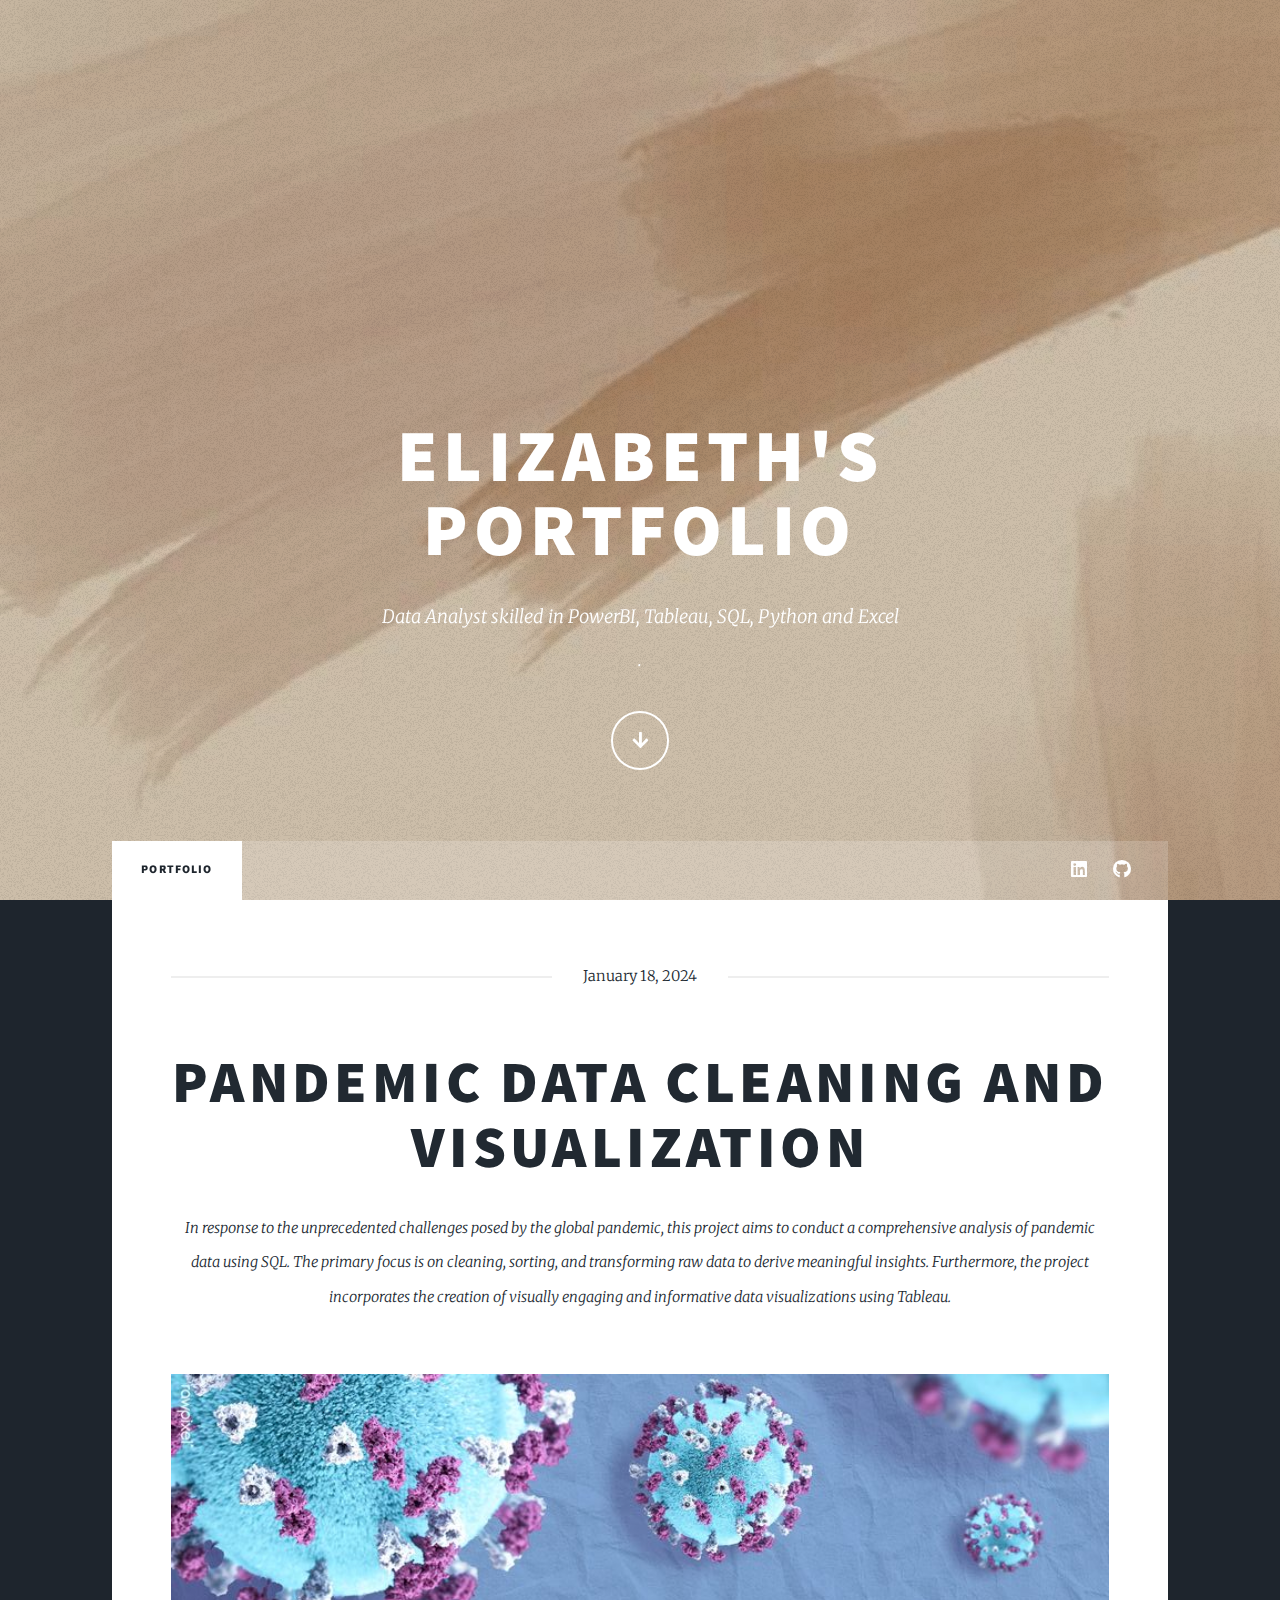
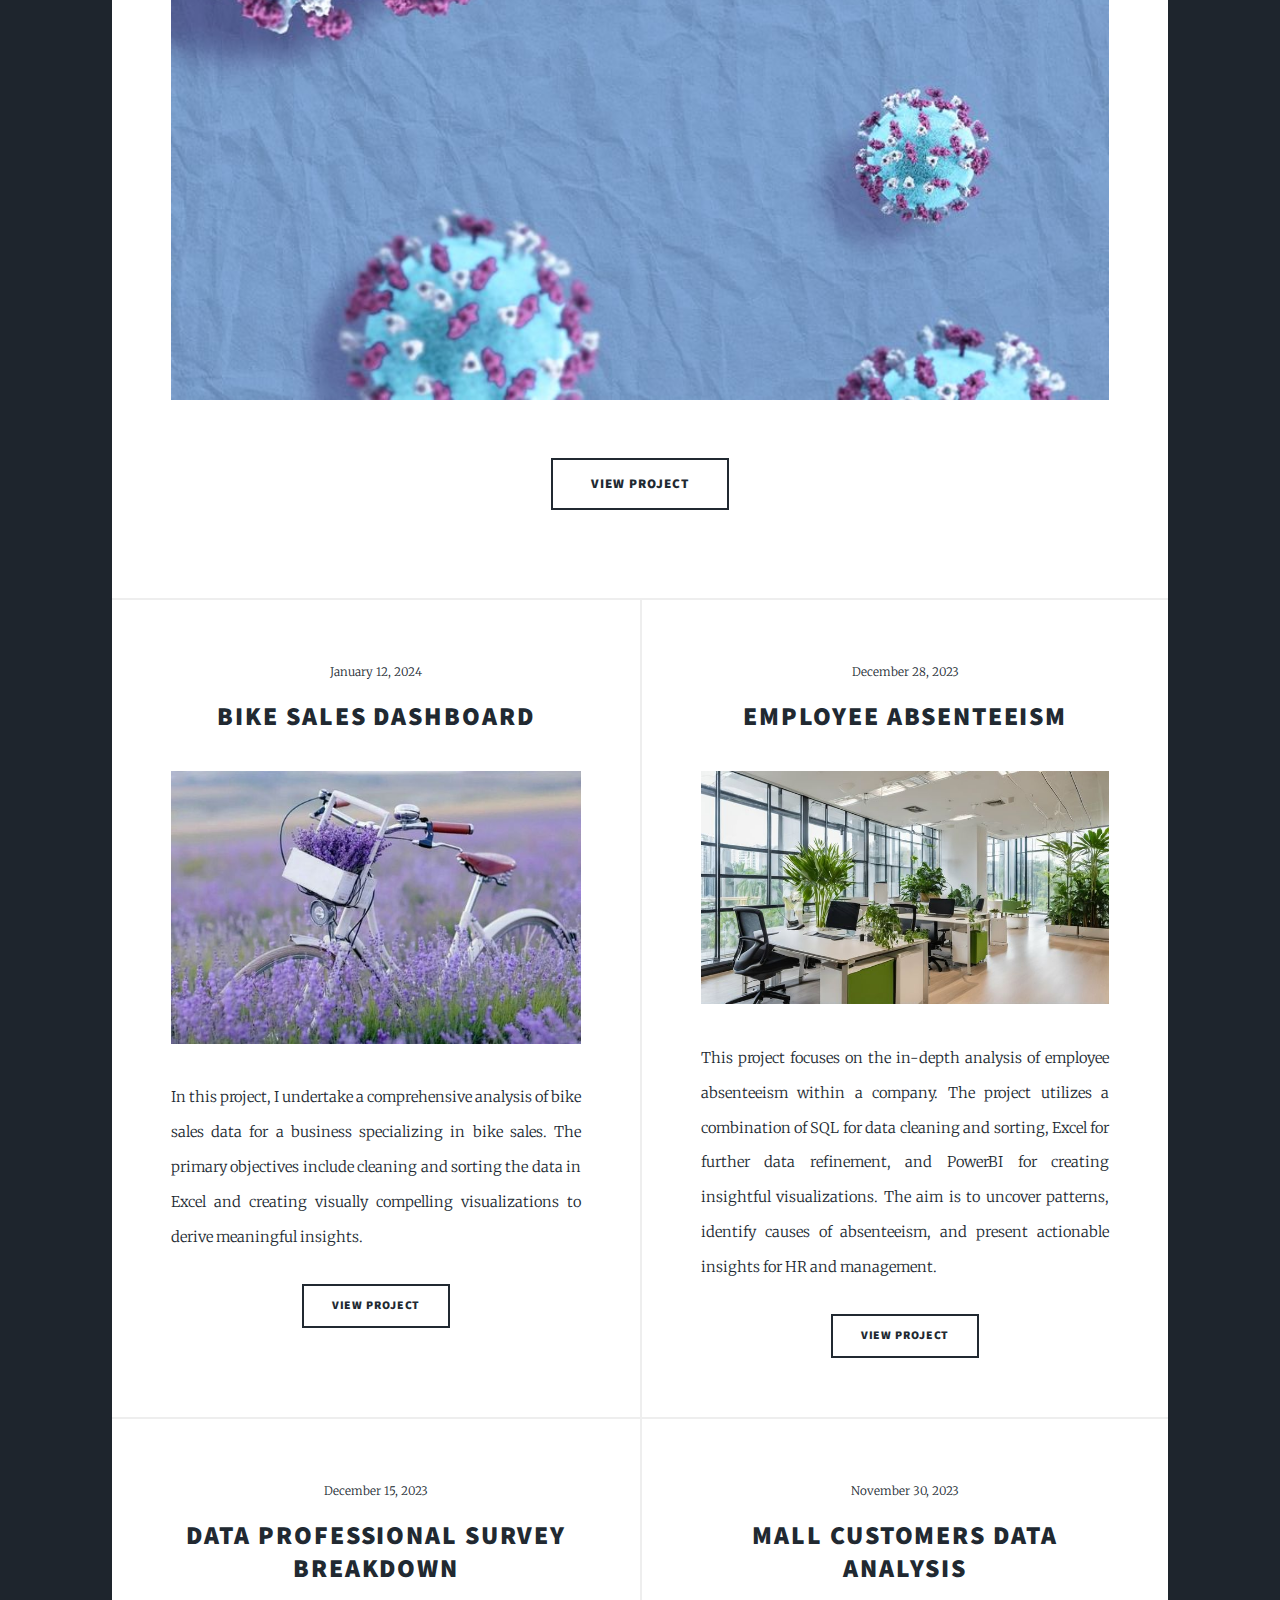
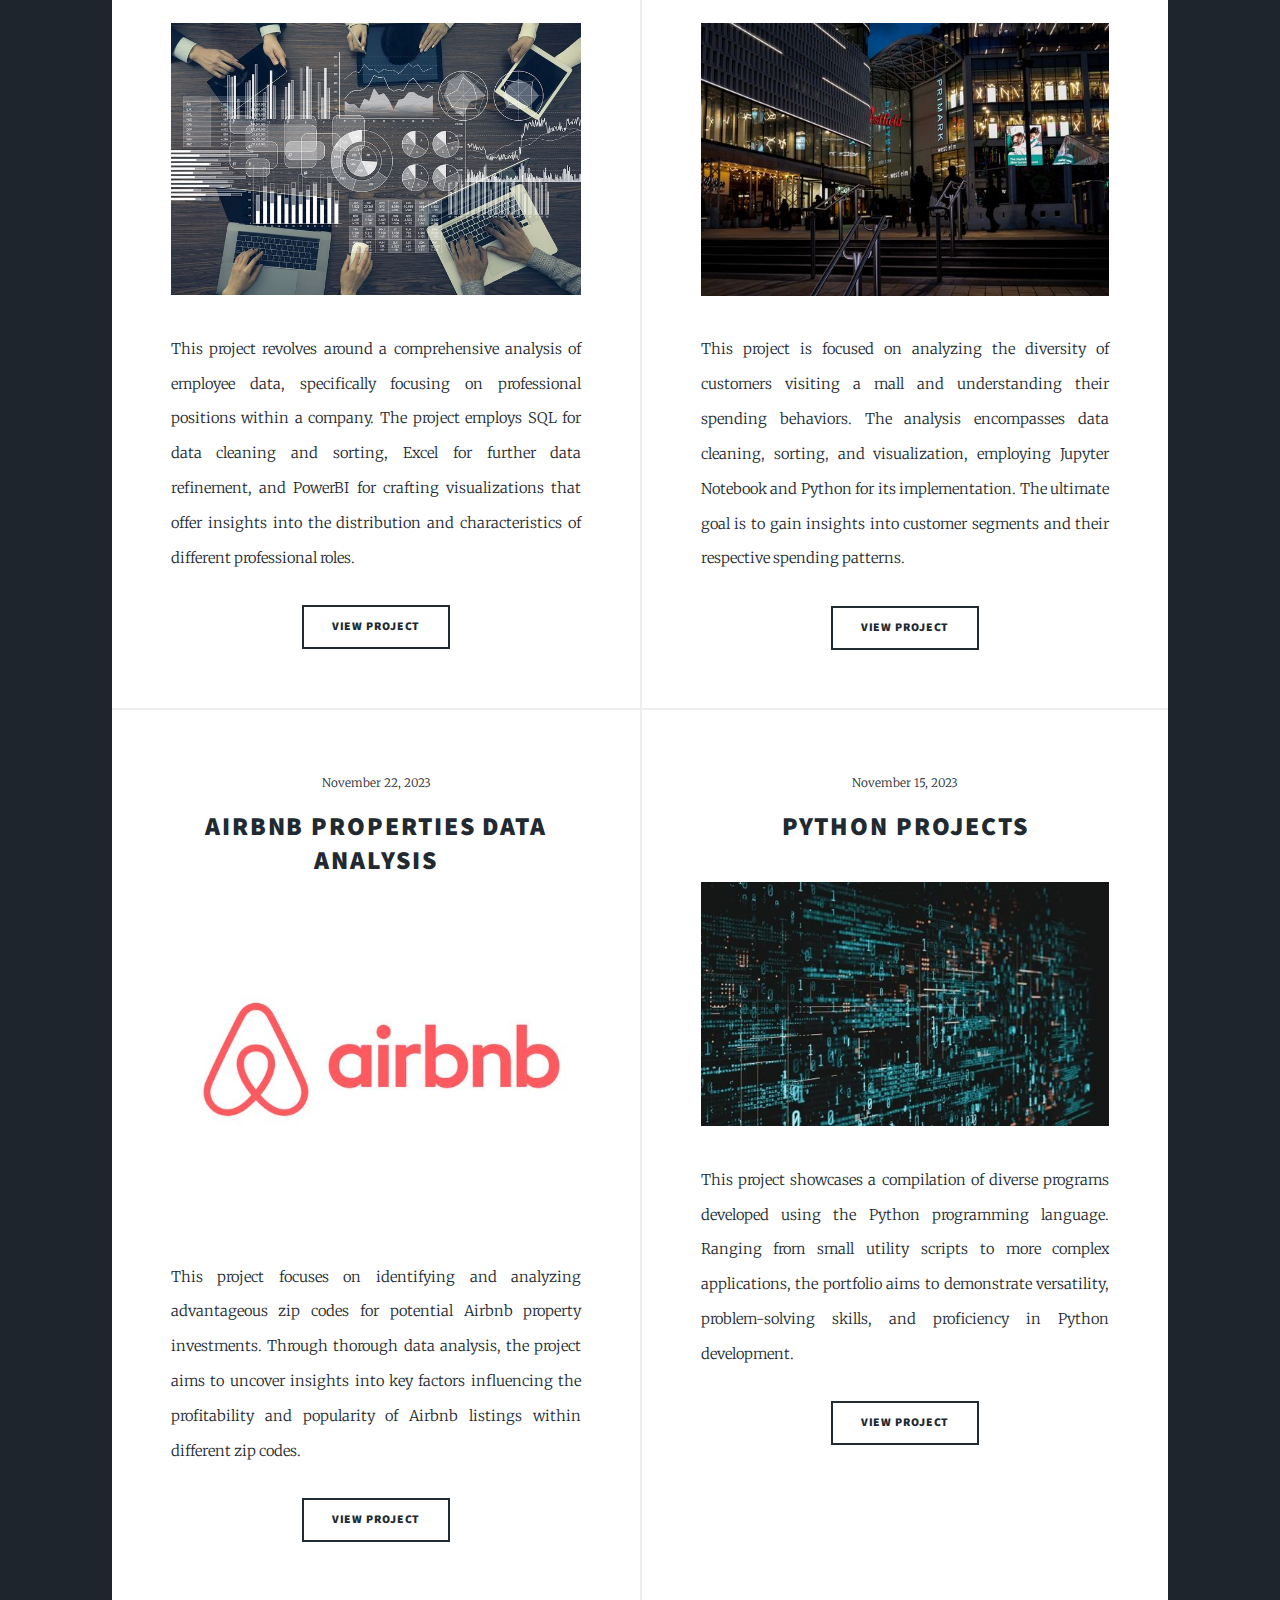
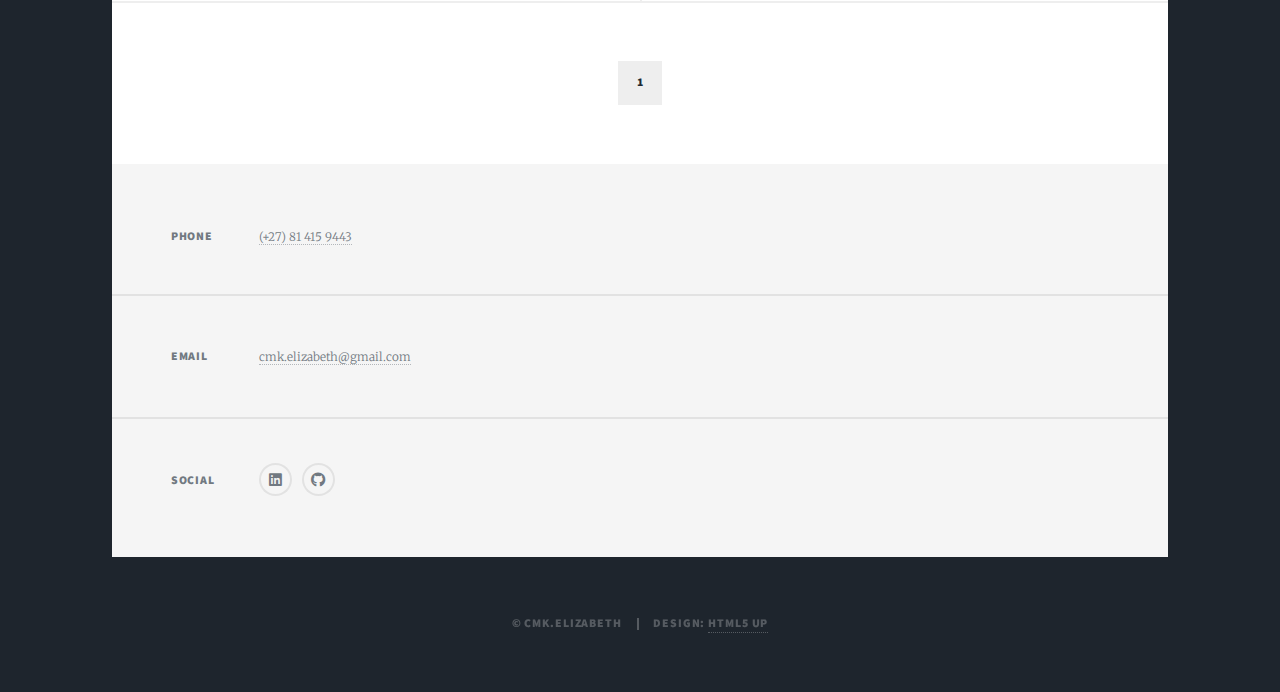
<file: index.html>
<!DOCTYPE HTML>
<!--
	Massively by HTML5 UP
	html5up.net | @ajlkn
	Free for personal and commercial use under the CCA 3.0 license (html5up.net/license)
-->
<html>
	<head>
		<title>Elizabeth's Portfolio</title>
		<meta charset="utf-8" />
		<meta name="viewport" content="width=device-width, initial-scale=1, user-scalable=no" />
		<link rel="stylesheet" href="assets/css/main.css" />
		<noscript><link rel="stylesheet" href="assets/css/noscript.css" /></noscript>
	</head>
	<body class="is-preload">

		<!-- Wrapper -->
			<div id="wrapper" class="fade-in">

				<!-- Intro -->
					<div id="intro">
						<h1>Elizabeth's<br />
						Portfolio</h1>
						<p>Data Analyst skilled in PowerBI, Tableau, SQL, Python and Excel<br />.</p>
						<ul class="actions">
							<li><a href="#header" class="button icon solid solo fa-arrow-down scrolly">Continue</a></li>
						</ul>
					</div>

				<!-- Header -->
					<header id="header">
						<a href="index.html" class="logo">Projects</a>
					</header>

				<!-- Nav -->
					<nav id="nav">
						<ul class="links">
							<li class="active"><a href="index.html">Portfolio</a></li>
						</ul>
						<ul class="icons">
							<li><a href="https://github.com/Elizabethcmk" target= "_blank" class="icon brands alt fa-linkedin"><span class="label">LinkedIn</span></a></li>
							<li><a href="https://github.com/Elizabethcmk" target= "_blank" class="icon brands fa-github"><span class="label">GitHub</span></a></li>
						</ul>
					</nav>

				<!-- Main -->
					<div id="main">

						<!-- Featured Post -->
							<article class="post featured">
								<header class="major">
									<span class="date">January 18, 2024</span>
									<h2><a href="https://github.com/Elizabethcmk/Pandemic-Project" target= "_blank">Pandemic Data Cleaning and Visualization</a></h2>
									<p>In response to the unprecedented challenges posed by the global pandemic, this project aims to conduct a comprehensive analysis of pandemic data using SQL. The primary focus is on cleaning, sorting, and transforming raw data to derive meaningful insights. Furthermore, the project incorporates the creation of visually engaging and informative data visualizations using Tableau.</p>
								</header>
								<a href="https://github.com/Elizabethcmk/Pandemic-Project" target= "_blank" class="image main"><img src="images/covid2.jpg" alt="" /></a>
								<ul class="actions special">
									<li><a href="https://github.com/Elizabethcmk/Pandemic-Project" target= "_blank" class="button large">View Project</a></li>
								</ul>
							</article>

						<!-- Posts -->
							<section class="posts">
								<article>
									<header>
										<span class="date">January 12, 2024</span>
										<h2><a href="https://github.com/Elizabethcmk/BikeSalesDashboard" target= "_blank">Bike Sales Dashboard</a></h2>
									</header>
									<a href="https://github.com/Elizabethcmk/BikeSalesDashboard" target= "_blank" class="image fit"><img src="images/bike sales.jpg" alt="" /></a>
									<p>In this project, I undertake a comprehensive analysis of bike sales data for a business specializing in bike sales. The primary objectives include cleaning and sorting the data in Excel and creating visually compelling visualizations to derive meaningful insights.</p>
									<ul class="actions special">
										<li><a href="https://github.com/Elizabethcmk/BikeSalesDashboard" target= "_blank" class="button">View Project</a></li>
									</ul>
								</article>
								<article>
									<header>
										<span class="date">December 28, 2023</span>
										<h2><a href="https://github.com/Elizabethcmk/EmployeeAbsenteeism" target= "_blank">Employee Absenteeism</a></h2>
									</header>
									<a href="https://github.com/Elizabethcmk/EmployeeAbsenteeism" target= "_blank" class="image fit"><img src="images/ea942dbd571371329758898e1e13e05f.jpg" alt="" /></a>
									<p>This project focuses on the in-depth analysis of employee absenteeism within a company. The project utilizes a combination of SQL for data cleaning and sorting, Excel for further data refinement, and PowerBI for creating insightful visualizations. The aim is to uncover patterns, identify causes of absenteeism, and present actionable insights for HR and management.</p>
									<ul class="actions special">
										<li><a href="https://github.com/Elizabethcmk/EmployeeAbsenteeism" target= "_blank" class="button">View Project</a></li>
									</ul>
								</article>
								<article>
									<header>
										<span class="date">December 15, 2023</span>
										<h2><a href="https://github.com/Elizabethcmk/DPSurveyBreakdown" target= "_blank">Data Professional Survey Breakdown</a></h2>
									</header>
									<a href="https://github.com/Elizabethcmk/DPSurveyBreakdown" target= "_blank" class="image fit"><img src="images/4e65cd1269b989ce091ab15b523c9787.jpg" alt="" /></a>
									<p>This project revolves around a comprehensive analysis of employee data, specifically focusing on professional positions within a company. The project employs SQL for data cleaning and sorting, Excel for further data refinement, and PowerBI for crafting visualizations that offer insights into the distribution and characteristics of different professional roles.</p>
									<ul class="actions special">
										<li><a href="https://github.com/Elizabethcmk/DPSurveyBreakdown" target= "_blank" class="button">View Project</a></li>
									</ul>
								</article>
								<article>
									<header>
										<span class="date">November 30, 2023</span>
										<h2><a href="https://github.com/Elizabethcmk/MallCustomers" target= "_blank">Mall Customers Data Analysis</a></h2>
									</header>
									<a href="https://github.com/Elizabethcmk/MallCustomers" target= "_blank" class="image fit"><img src="images/mall customers.jpg" alt="" /></a>
									<p>This project is focused on analyzing the diversity of customers visiting a mall and understanding their spending behaviors. The analysis encompasses data cleaning, sorting, and visualization, employing Jupyter Notebook and Python for its implementation. The ultimate goal is to gain insights into customer segments and their respective spending patterns.</p>
									<ul class="actions special">
										<li><a href="https://github.com/Elizabethcmk/MallCustomers" target= "_blank" class="button">View Project</a></li>
									</ul>
								</article>
								<article>
									<header>
										<span class="date">November 22, 2023</span>
										<h2><a href="https://github.com/Elizabethcmk/AirBnbProject" target= "_blank">AirBnb Properties Data Analysis</a></h2>
									</header>
									<a href="https://github.com/Elizabethcmk/AirBnbProject" target= "_blank" class="image fit"><img src="images/3cbfbe148597341fa56f2f87ade90956.jpg" alt="" /></a>
									<p>This project focuses on identifying and analyzing advantageous zip codes for potential Airbnb property investments. Through thorough data analysis, the project aims to uncover insights into key factors influencing the profitability and popularity of Airbnb listings within different zip codes.</p>
									<ul class="actions special">
										<li><a href="https://github.com/Elizabethcmk/AirBnbProject" target= "_blank" class="button">View Project</a></li>
									</ul>
								</article>
								<article>
									<header>
										<span class="date">November 15, 2023</span>
										<h2><a href="https://github.com/Elizabethcmk/Python-Projects" target= "_blank">Python Projects</a></h2>
									</header>
									<a href="https://github.com/Elizabethcmk/Python-Projects" target= "_blank" class="image fit"><img src="images/3ce439a152a704da5f7e52c6902689ab.jpg" alt="" /></a>
									<p>This project showcases a compilation of diverse programs developed using the Python programming language. Ranging from small utility scripts to more complex applications, the portfolio aims to demonstrate versatility, problem-solving skills, and proficiency in Python development.</p>
									<ul class="actions special">
										<li><a href="https://github.com/Elizabethcmk/Python-Projects" target= "_blank" class="button">View Project</a></li>
									</ul>
								</article>
							</section>

						<!-- Footer -->
							<footer>
								<div class="pagination">
									<!--<a href="#" class="previous">Prev</a>-->
									<a href="#" class="page active">1</a>
									
								</div>
							</footer>

					</div>

				<!-- Footer -->
					<footer id="footer">
						<section class="split contact">
							<section>
								<h3>Phone</h3>
								<p><a href="#">(+27) 81 415 9443</a></p>
							</section>
							<section>
								<h3>Email</h3>
								<p><a href="#">cmk.elizabeth@gmail.com</a></p>
							</section>
							<section>
								<h3>Social</h3>
								<ul class="icons alt">
									<li><a href="https://github.com/Elizabethcmk" target= "_blank" class="icon brands alt fa-linkedin"><span class="label">LinkedIn</span></a></li>
									<li><a href="https://github.com/Elizabethcmk" target= "_blank" class="icon brands alt fa-github"><span class="label">GitHub</span></a></li>
								</ul>
							</section>
						</section>
					</footer>

				<!-- Copyright -->
					<div id="copyright">
						<ul><li>&copy; cmk.elizabeth</li><li>Design: <a href="https://html5up.net">HTML5 UP</a></li></ul>
					</div>

			</div>

		<!-- Scripts -->
			<script src="assets/js/jquery.min.js"></script>
			<script src="assets/js/jquery.scrollex.min.js"></script>
			<script src="assets/js/jquery.scrolly.min.js"></script>
			<script src="assets/js/browser.min.js"></script>
			<script src="assets/js/breakpoints.min.js"></script>
			<script src="assets/js/util.js"></script>
			<script src="assets/js/main.js"></script>

	</body>
</html>
</file>
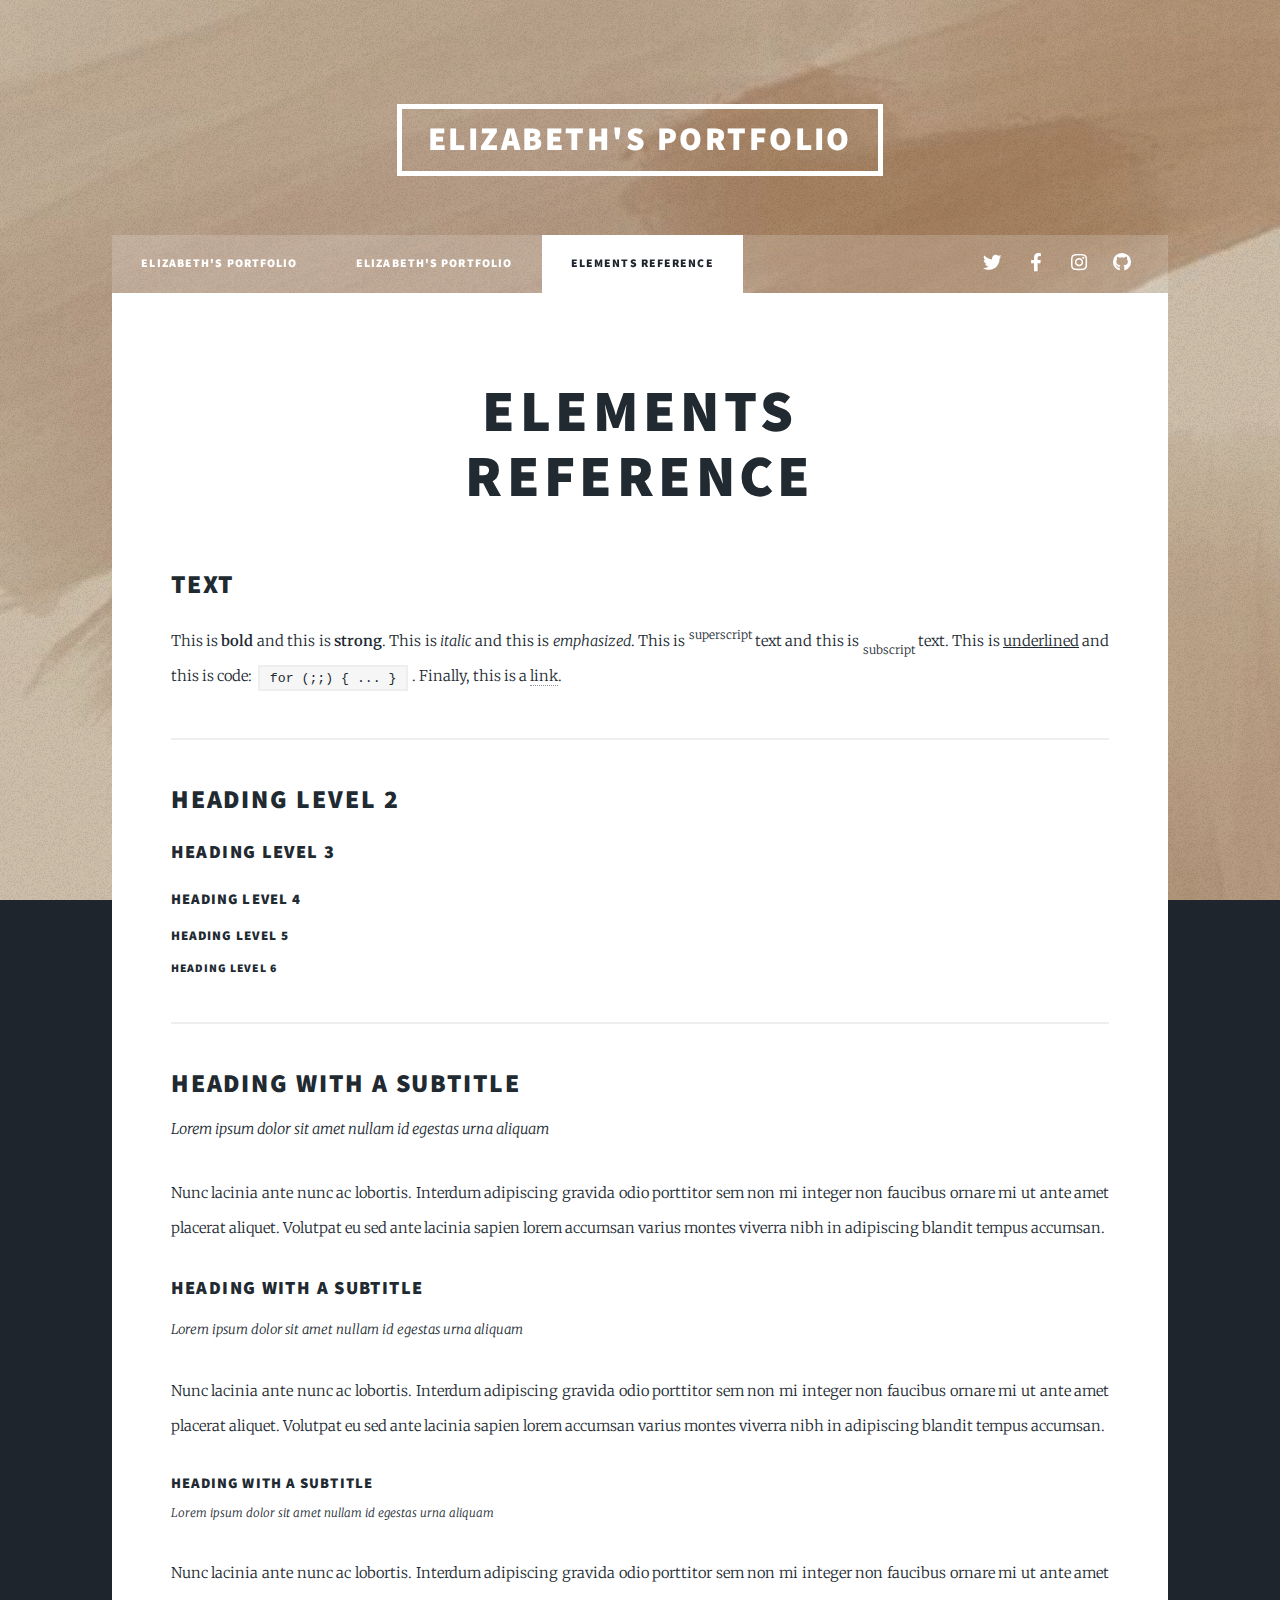
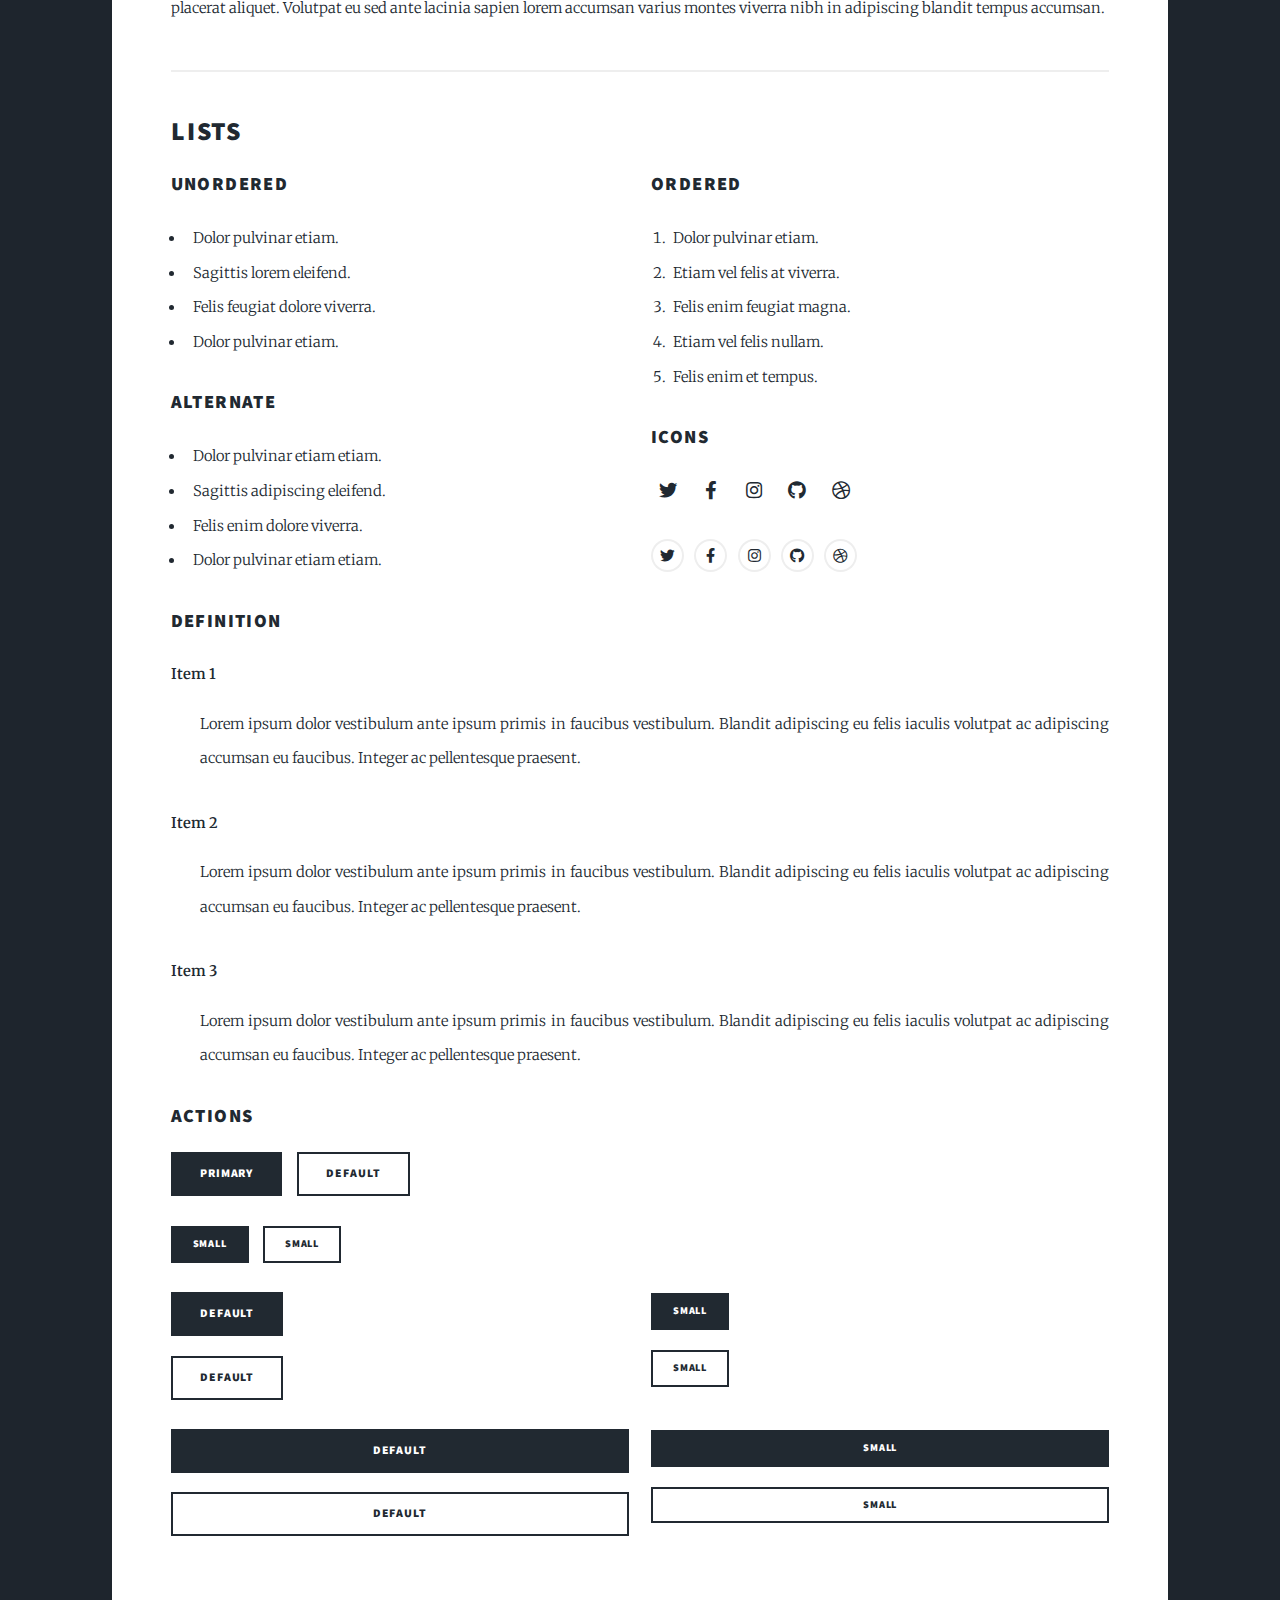
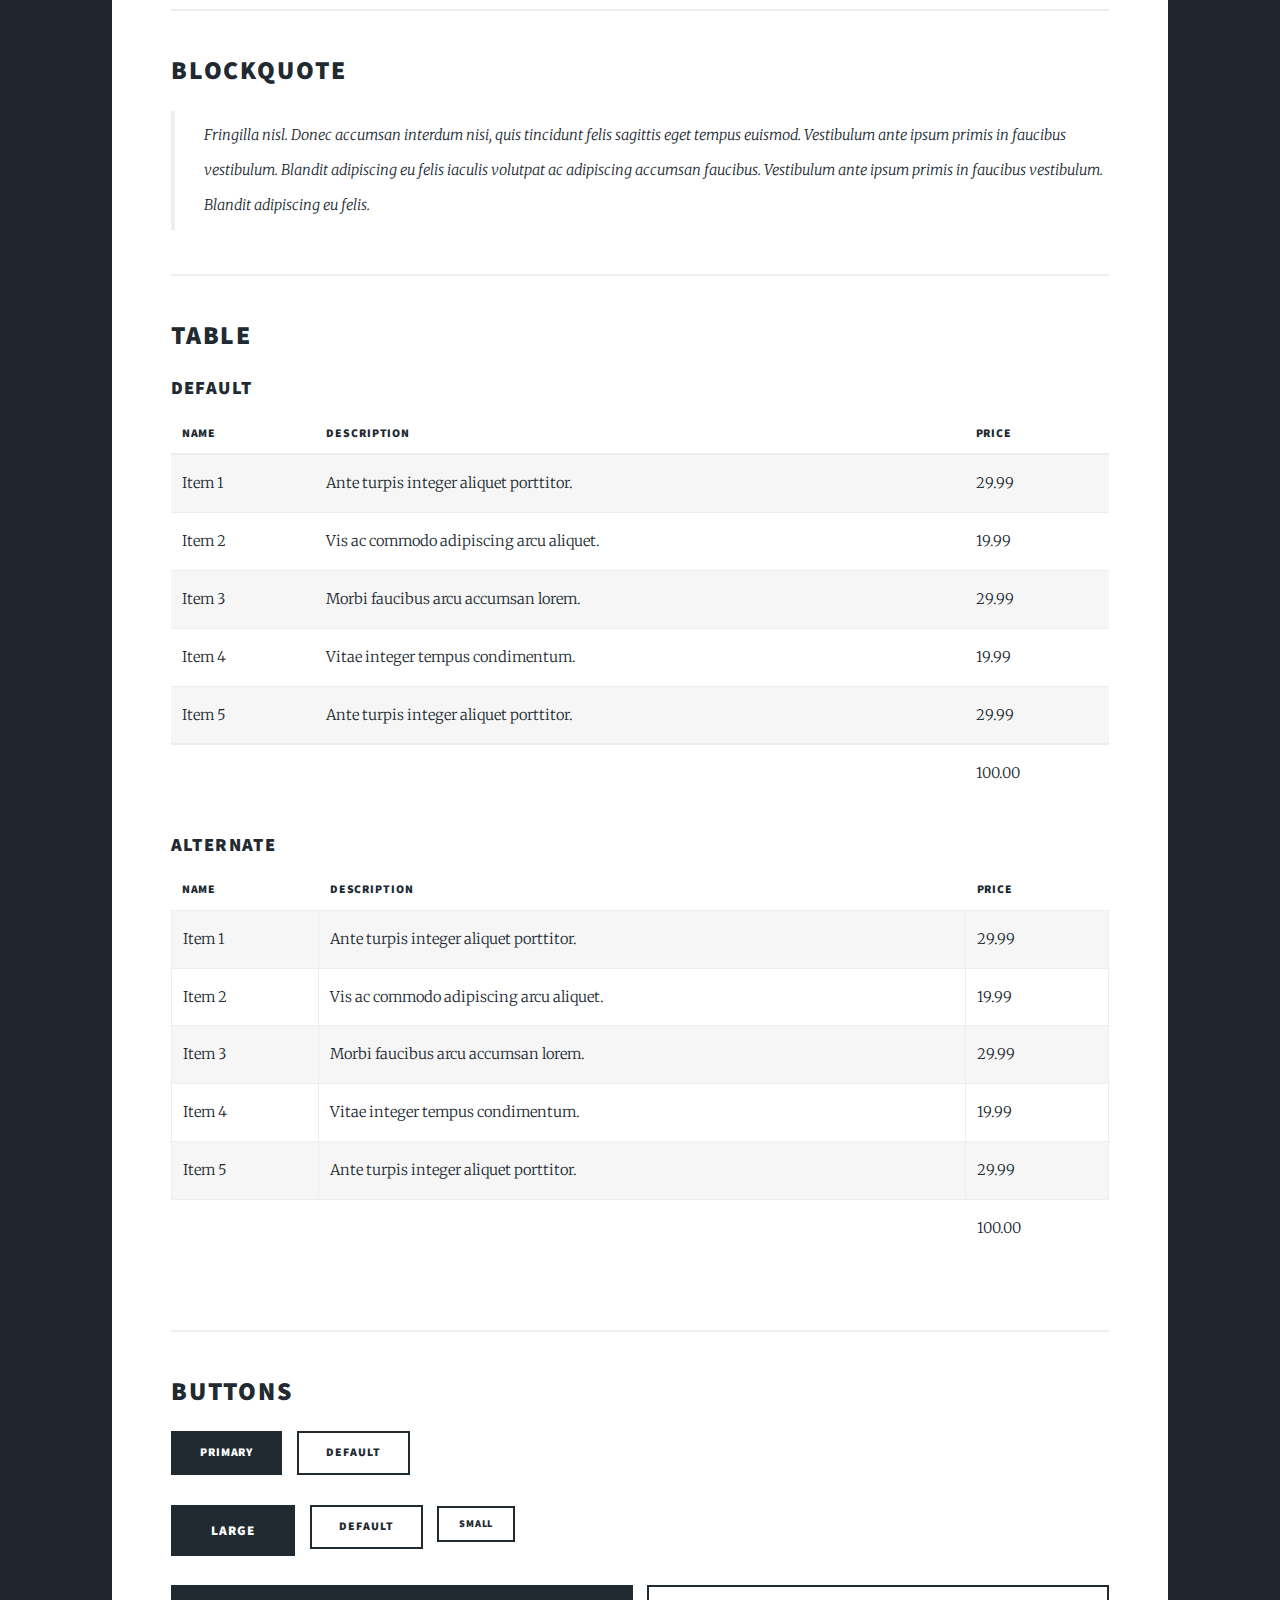
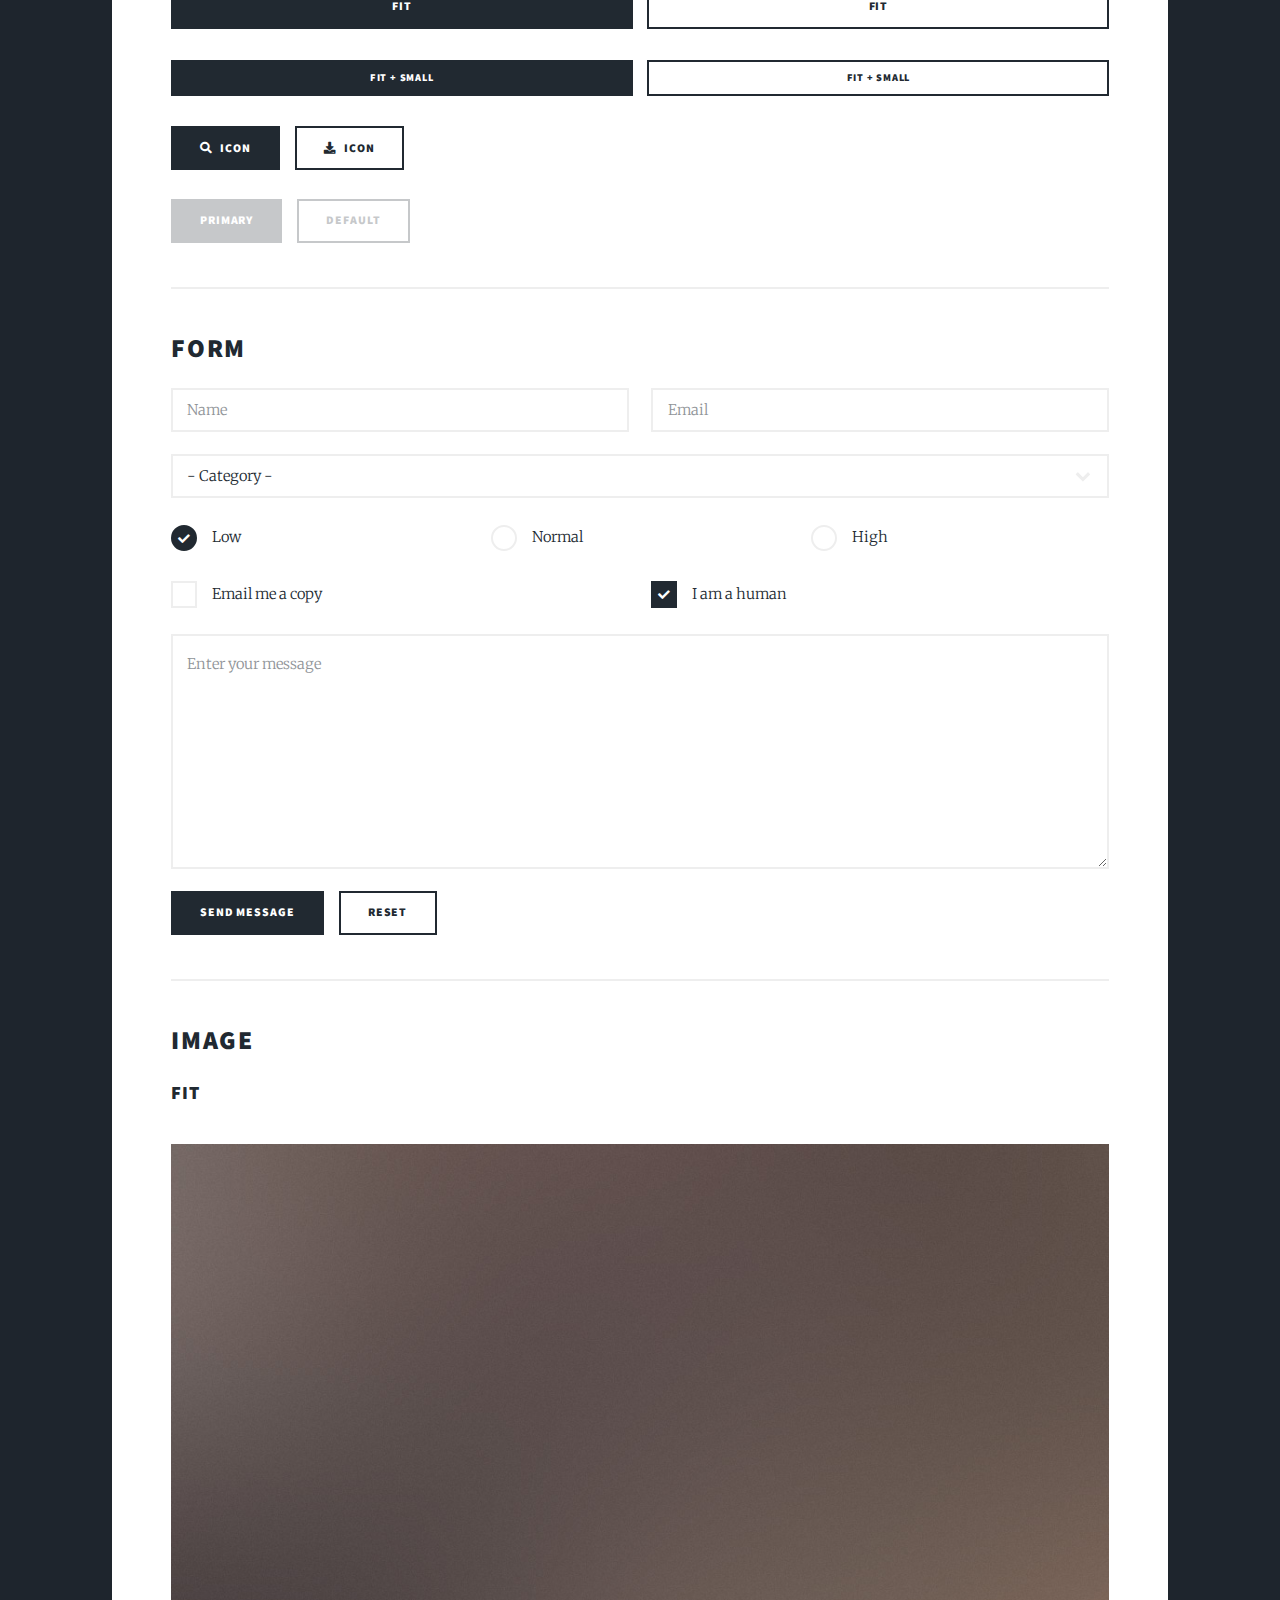
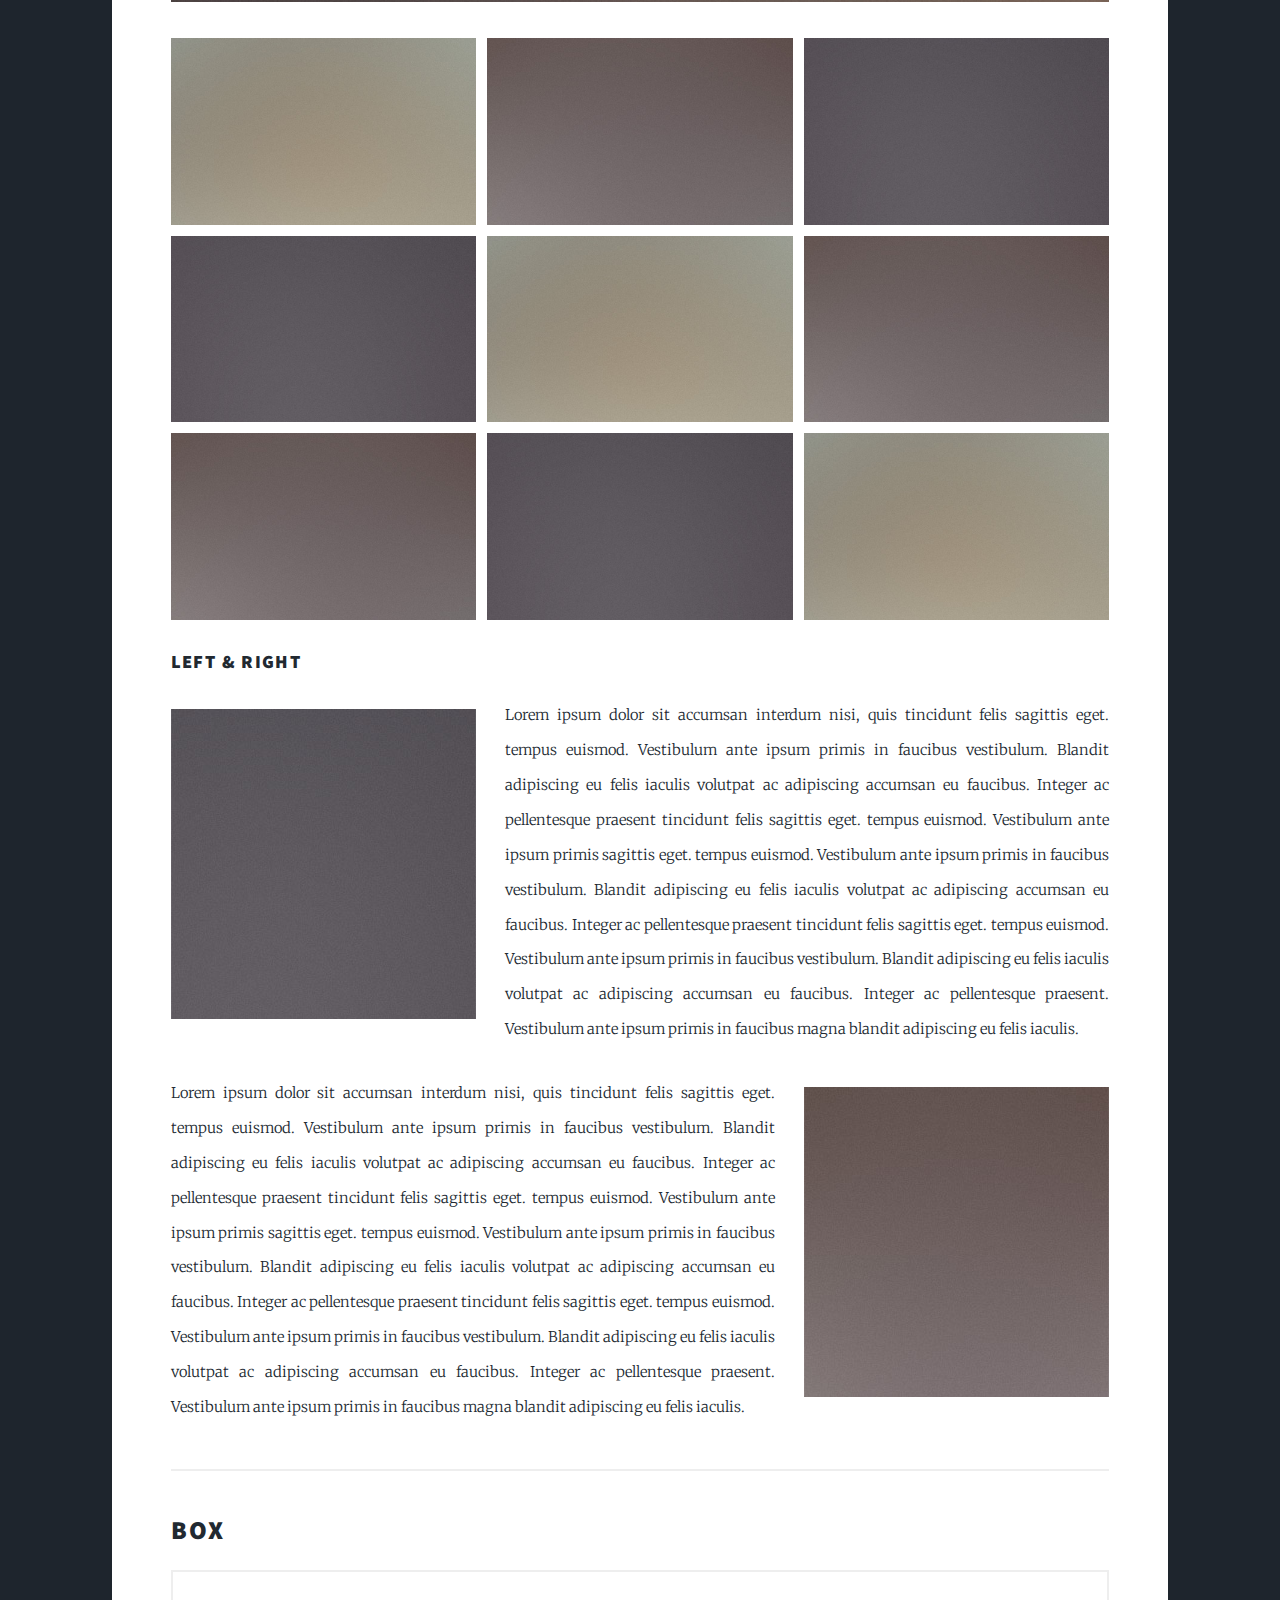
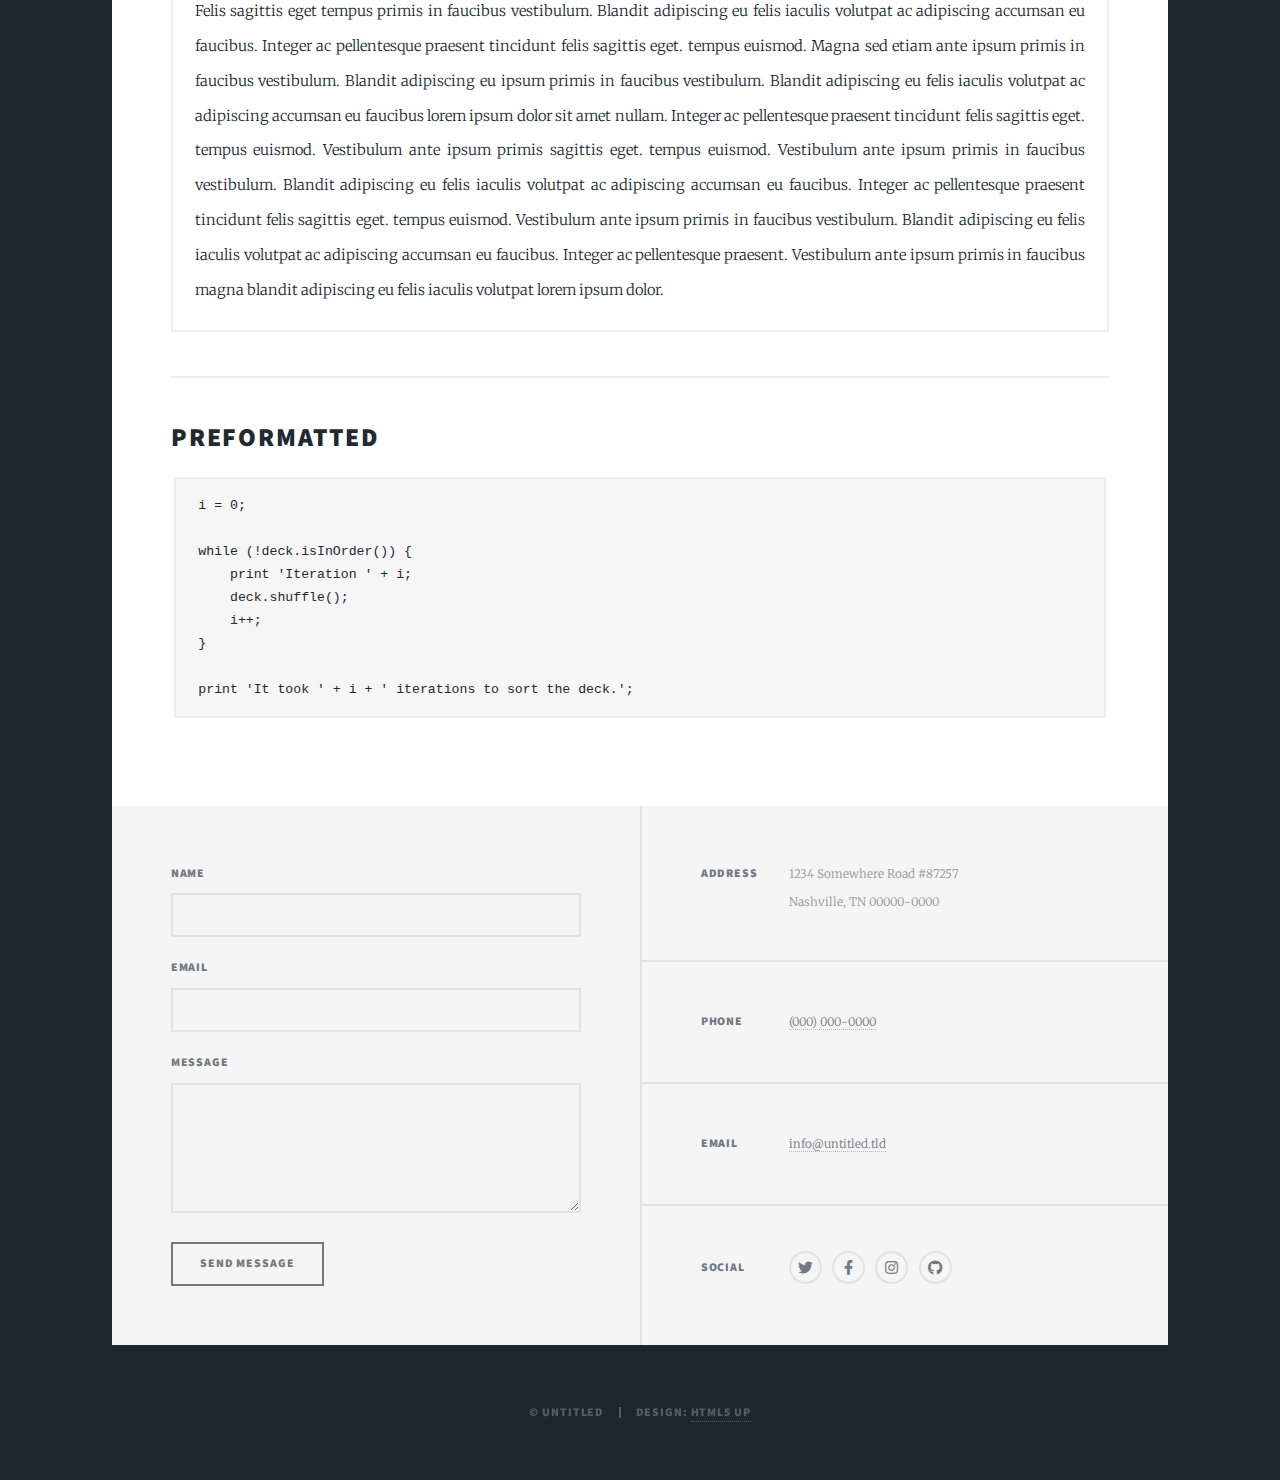
<file: elements.html>
<!DOCTYPE HTML>
<!--
	Massively by HTML5 UP
	html5up.net | @ajlkn
	Free for personal and commercial use under the CCA 3.0 license (html5up.net/license)
-->
<html>
	<head>
		<title>Portfolio Website</title>
		<meta charset="utf-8" />
		<meta name="viewport" content="width=device-width, initial-scale=1, user-scalable=no" />
		<link rel="stylesheet" href="assets/css/main.css" />
		<noscript><link rel="stylesheet" href="assets/css/noscript.css" /></noscript>
	</head>
	<body class="is-preload">

		<!-- Wrapper -->
			<div id="wrapper">

				<!-- Header -->
					<header id="header">
						<a href="index.html" class="logo">Elizabeth's Portfolio</a>
					</header>

				<!-- Nav -->
					<nav id="nav">
						<ul class="links">
							<li><a href="index.html">Elizabeth's Portfolio</a></li>
							<li><a href="generic.html">Elizabeth's Portfolio</a></li>
							<li class="active"><a href="elements.html">Elements Reference</a></li>
						</ul>
						<ul class="icons">
							<li><a href="#" class="icon brands fa-twitter"><span class="label">Twitter</span></a></li>
							<li><a href="#" class="icon brands fa-facebook-f"><span class="label">Facebook</span></a></li>
							<li><a href="#" class="icon brands fa-instagram"><span class="label">Instagram</span></a></li>
							<li><a href="#" class="icon brands fa-github"><span class="label">GitHub</span></a></li>
						</ul>
					</nav>

				<!-- Main -->
					<div id="main">

						<!-- Post -->
							<section class="post">
								<header class="major">
									<h1>Elements<br />
									Reference</h1>
								</header>

								<!-- Text stuff -->
									<h2>Text</h2>
									<p>This is <b>bold</b> and this is <strong>strong</strong>. This is <i>italic</i> and this is <em>emphasized</em>.
									This is <sup>superscript</sup> text and this is <sub>subscript</sub> text.
									This is <u>underlined</u> and this is code: <code>for (;;) { ... }</code>.
									Finally, this is a <a href="#">link</a>.</p>
									<hr />
									<h2>Heading Level 2</h2>
									<h3>Heading Level 3</h3>
									<h4>Heading Level 4</h4>
									<h5>Heading Level 5</h5>
									<h6>Heading Level 6</h6>
									<hr />
									<header>
										<h2>Heading with a Subtitle</h2>
										<p>Lorem ipsum dolor sit amet nullam id egestas urna aliquam</p>
									</header>
									<p>Nunc lacinia ante nunc ac lobortis. Interdum adipiscing gravida odio porttitor sem non mi integer non faucibus ornare mi ut ante amet placerat aliquet. Volutpat eu sed ante lacinia sapien lorem accumsan varius montes viverra nibh in adipiscing blandit tempus accumsan.</p>
									<header>
										<h3>Heading with a Subtitle</h3>
										<p>Lorem ipsum dolor sit amet nullam id egestas urna aliquam</p>
									</header>
									<p>Nunc lacinia ante nunc ac lobortis. Interdum adipiscing gravida odio porttitor sem non mi integer non faucibus ornare mi ut ante amet placerat aliquet. Volutpat eu sed ante lacinia sapien lorem accumsan varius montes viverra nibh in adipiscing blandit tempus accumsan.</p>
									<header>
										<h4>Heading with a Subtitle</h4>
										<p>Lorem ipsum dolor sit amet nullam id egestas urna aliquam</p>
									</header>
									<p>Nunc lacinia ante nunc ac lobortis. Interdum adipiscing gravida odio porttitor sem non mi integer non faucibus ornare mi ut ante amet placerat aliquet. Volutpat eu sed ante lacinia sapien lorem accumsan varius montes viverra nibh in adipiscing blandit tempus accumsan.</p>

									<hr />

								<!-- Lists -->
									<h2>Lists</h2>
									<div class="row">
										<div class="col-6 col-12-small">

											<h3>Unordered</h3>
											<ul>
												<li>Dolor pulvinar etiam.</li>
												<li>Sagittis lorem eleifend.</li>
												<li>Felis feugiat dolore viverra.</li>
												<li>Dolor pulvinar etiam.</li>
											</ul>

											<h3>Alternate</h3>
											<ul class="alt">
												<li>Dolor pulvinar etiam etiam.</li>
												<li>Sagittis adipiscing eleifend.</li>
												<li>Felis enim dolore viverra.</li>
												<li>Dolor pulvinar etiam etiam.</li>
											</ul>

										</div>
										<div class="col-6 col-12-small">

											<h3>Ordered</h3>
											<ol>
												<li>Dolor pulvinar etiam.</li>
												<li>Etiam vel felis at viverra.</li>
												<li>Felis enim feugiat magna.</li>
												<li>Etiam vel felis nullam.</li>
												<li>Felis enim et tempus.</li>
											</ol>

											<h3>Icons</h3>
											<ul class="icons">
												<li><a href="#" class="icon brands fa-twitter"><span class="label">Twitter</span></a></li>
												<li><a href="#" class="icon brands fa-facebook-f"><span class="label">Facebook</span></a></li>
												<li><a href="#" class="icon brands fa-instagram"><span class="label">Instagram</span></a></li>
												<li><a href="#" class="icon brands fa-github"><span class="label">Github</span></a></li>
												<li><a href="#" class="icon brands fa-dribbble"><span class="label">Dribbble</span></a></li>
											</ul>
											<ul class="icons alt">
												<li><a href="#" class="icon brands alt fa-twitter"><span class="label">Twitter</span></a></li>
												<li><a href="#" class="icon brands alt fa-facebook-f"><span class="label">Facebook</span></a></li>
												<li><a href="#" class="icon brands alt fa-instagram"><span class="label">Instagram</span></a></li>
												<li><a href="#" class="icon brands alt fa-github"><span class="label">Github</span></a></li>
												<li><a href="#" class="icon brands alt fa-dribbble"><span class="label">Dribbble</span></a></li>
											</ul>

										</div>
									</div>
									<h3>Definition</h3>
									<dl>
										<dt>Item 1</dt>
										<dd>
											<p>Lorem ipsum dolor vestibulum ante ipsum primis in faucibus vestibulum. Blandit adipiscing eu felis iaculis volutpat ac adipiscing accumsan eu faucibus. Integer ac pellentesque praesent.</p>
										</dd>
										<dt>Item 2</dt>
										<dd>
											<p>Lorem ipsum dolor vestibulum ante ipsum primis in faucibus vestibulum. Blandit adipiscing eu felis iaculis volutpat ac adipiscing accumsan eu faucibus. Integer ac pellentesque praesent.</p>
										</dd>
										<dt>Item 3</dt>
										<dd>
											<p>Lorem ipsum dolor vestibulum ante ipsum primis in faucibus vestibulum. Blandit adipiscing eu felis iaculis volutpat ac adipiscing accumsan eu faucibus. Integer ac pellentesque praesent.</p>
										</dd>
									</dl>

									<h3>Actions</h3>
									<ul class="actions">
										<li><a href="#" class="button primary">Primary</a></li>
										<li><a href="#" class="button">Default</a></li>
									</ul>
									<ul class="actions small">
										<li><a href="#" class="button primary small">Small</a></li>
										<li><a href="#" class="button small">Small</a></li>
									</ul>
									<div class="row">
										<div class="col-6 col-12-small">
											<ul class="actions stacked">
												<li><a href="#" class="button primary">Default</a></li>
												<li><a href="#" class="button">Default</a></li>
											</ul>
										</div>
										<div class="col-6 col-12-small">
											<ul class="actions stacked">
												<li><a href="#" class="button primary small">Small</a></li>
												<li><a href="#" class="button small">Small</a></li>
											</ul>
										</div>
									</div>
									<div class="row">
										<div class="col-6 col-12-small">
											<ul class="actions stacked">
												<li><a href="#" class="button primary fit">Default</a></li>
												<li><a href="#" class="button fit">Default</a></li>
											</ul>
										</div>
										<div class="col-6 col-12-small">
											<ul class="actions stacked">
												<li><a href="#" class="button primary small fit">Small</a></li>
												<li><a href="#" class="button small fit">Small</a></li>
											</ul>
										</div>
									</div>

									<hr />

								<!-- Blockquote -->
									<h2>Blockquote</h2>
									<blockquote>Fringilla nisl. Donec accumsan interdum nisi, quis tincidunt felis sagittis eget tempus euismod. Vestibulum ante ipsum primis in faucibus vestibulum. Blandit adipiscing eu felis iaculis volutpat ac adipiscing accumsan faucibus. Vestibulum ante ipsum primis in faucibus vestibulum. Blandit adipiscing eu felis.</blockquote>

									<hr />

								<!-- Table -->
									<h2>Table</h2>

									<h3>Default</h3>
									<div class="table-wrapper">
										<table>
											<thead>
												<tr>
													<th>Name</th>
													<th>Description</th>
													<th>Price</th>
												</tr>
											</thead>
											<tbody>
												<tr>
													<td>Item 1</td>
													<td>Ante turpis integer aliquet porttitor.</td>
													<td>29.99</td>
												</tr>
												<tr>
													<td>Item 2</td>
													<td>Vis ac commodo adipiscing arcu aliquet.</td>
													<td>19.99</td>
												</tr>
												<tr>
													<td>Item 3</td>
													<td> Morbi faucibus arcu accumsan lorem.</td>
													<td>29.99</td>
												</tr>
												<tr>
													<td>Item 4</td>
													<td>Vitae integer tempus condimentum.</td>
													<td>19.99</td>
												</tr>
												<tr>
													<td>Item 5</td>
													<td>Ante turpis integer aliquet porttitor.</td>
													<td>29.99</td>
												</tr>
											</tbody>
											<tfoot>
												<tr>
													<td colspan="2"></td>
													<td>100.00</td>
												</tr>
											</tfoot>
										</table>
									</div>

									<h3>Alternate</h3>
									<div class="table-wrapper">
										<table class="alt">
											<thead>
												<tr>
													<th>Name</th>
													<th>Description</th>
													<th>Price</th>
												</tr>
											</thead>
											<tbody>
												<tr>
													<td>Item 1</td>
													<td>Ante turpis integer aliquet porttitor.</td>
													<td>29.99</td>
												</tr>
												<tr>
													<td>Item 2</td>
													<td>Vis ac commodo adipiscing arcu aliquet.</td>
													<td>19.99</td>
												</tr>
												<tr>
													<td>Item 3</td>
													<td> Morbi faucibus arcu accumsan lorem.</td>
													<td>29.99</td>
												</tr>
												<tr>
													<td>Item 4</td>
													<td>Vitae integer tempus condimentum.</td>
													<td>19.99</td>
												</tr>
												<tr>
													<td>Item 5</td>
													<td>Ante turpis integer aliquet porttitor.</td>
													<td>29.99</td>
												</tr>
											</tbody>
											<tfoot>
												<tr>
													<td colspan="2"></td>
													<td>100.00</td>
												</tr>
											</tfoot>
										</table>
									</div>

									<hr />

								<!-- Buttons -->
									<h2>Buttons</h2>
									<ul class="actions">
										<li><a href="#" class="button primary">Primary</a></li>
										<li><a href="#" class="button">Default</a></li>
									</ul>
									<ul class="actions">
										<li><a href="#" class="button primary large">Large</a></li>
										<li><a href="#" class="button">Default</a></li>
										<li><a href="#" class="button small">Small</a></li>
									</ul>
									<ul class="actions fit">
										<li><a href="#" class="button primary fit">Fit</a></li>
										<li><a href="#" class="button fit">Fit</a></li>
									</ul>
									<ul class="actions fit small">
										<li><a href="#" class="button primary fit small">Fit + Small</a></li>
										<li><a href="#" class="button fit small">Fit + Small</a></li>
									</ul>
									<ul class="actions">
										<li><a href="#" class="button primary icon solid fa-search">Icon</a></li>
										<li><a href="#" class="button icon solid fa-download">Icon</a></li>
									</ul>
									<ul class="actions">
										<li><span class="button primary disabled">Primary</span></li>
										<li><span class="button disabled">Default</span></li>
									</ul>

									<hr />

								<!-- Form -->
									<h2>Form</h2>

									<form method="post" action="#">
										<div class="row gtr-uniform">
											<div class="col-6 col-12-xsmall">
												<input type="text" name="demo-name" id="demo-name" value="" placeholder="Name" />
											</div>
											<div class="col-6 col-12-xsmall">
												<input type="email" name="demo-email" id="demo-email" value="" placeholder="Email" />
											</div>
											<!-- Break -->
											<div class="col-12">
												<select name="demo-category" id="demo-category">
													<option value="">- Category -</option>
													<option value="1">Manufacturing</option>
													<option value="1">Shipping</option>
													<option value="1">Administration</option>
													<option value="1">Human Resources</option>
												</select>
											</div>
											<!-- Break -->
											<div class="col-4 col-12-small">
												<input type="radio" id="demo-priority-low" name="demo-priority" checked>
												<label for="demo-priority-low">Low</label>
											</div>
											<div class="col-4 col-12-small">
												<input type="radio" id="demo-priority-normal" name="demo-priority">
												<label for="demo-priority-normal">Normal</label>
											</div>
											<div class="col-4 col-12-small">
												<input type="radio" id="demo-priority-high" name="demo-priority">
												<label for="demo-priority-high">High</label>
											</div>
											<!-- Break -->
											<div class="col-6 col-12-small">
												<input type="checkbox" id="demo-copy" name="demo-copy">
												<label for="demo-copy">Email me a copy</label>
											</div>
											<div class="col-6 col-12-small">
												<input type="checkbox" id="demo-human" name="demo-human" checked>
												<label for="demo-human">I am a human</label>
											</div>
											<!-- Break -->
											<div class="col-12">
												<textarea name="demo-message" id="demo-message" placeholder="Enter your message" rows="6"></textarea>
											</div>
											<!-- Break -->
											<div class="col-12">
												<ul class="actions">
													<li><input type="submit" value="Send Message" class="primary" /></li>
													<li><input type="reset" value="Reset" /></li>
												</ul>
											</div>
										</div>
									</form>

									<hr />

								<!-- Image -->
									<h2>Image</h2>

									<h3>Fit</h3>
									<span class="image fit"><img src="images/pic01.jpg" alt="" /></span>
									<div class="box alt">
										<div class="row gtr-50 gtr-uniform">
											<div class="col-4"><span class="image fit"><img src="images/pic02.jpg" alt="" /></span></div>
											<div class="col-4"><span class="image fit"><img src="images/pic03.jpg" alt="" /></span></div>
											<div class="col-4"><span class="image fit"><img src="images/pic04.jpg" alt="" /></span></div>
											<!-- Break -->
											<div class="col-4"><span class="image fit"><img src="images/pic04.jpg" alt="" /></span></div>
											<div class="col-4"><span class="image fit"><img src="images/pic02.jpg" alt="" /></span></div>
											<div class="col-4"><span class="image fit"><img src="images/pic03.jpg" alt="" /></span></div>
											<!-- Break -->
											<div class="col-4"><span class="image fit"><img src="images/pic03.jpg" alt="" /></span></div>
											<div class="col-4"><span class="image fit"><img src="images/pic04.jpg" alt="" /></span></div>
											<div class="col-4"><span class="image fit"><img src="images/pic02.jpg" alt="" /></span></div>
										</div>
									</div>

									<h3>Left &amp; Right</h3>
									<p><span class="image left"><img src="images/pic08.jpg" alt="" /></span>Lorem ipsum dolor sit accumsan interdum nisi, quis tincidunt felis sagittis eget. tempus euismod. Vestibulum ante ipsum primis in faucibus vestibulum. Blandit adipiscing eu felis iaculis volutpat ac adipiscing accumsan eu faucibus. Integer ac pellentesque praesent tincidunt felis sagittis eget. tempus euismod. Vestibulum ante ipsum primis sagittis eget. tempus euismod. Vestibulum ante ipsum primis in faucibus vestibulum. Blandit adipiscing eu felis iaculis volutpat ac adipiscing accumsan eu faucibus. Integer ac pellentesque praesent tincidunt felis sagittis eget. tempus euismod. Vestibulum ante ipsum primis in faucibus vestibulum. Blandit adipiscing eu felis iaculis volutpat ac adipiscing accumsan eu faucibus. Integer ac pellentesque praesent. Vestibulum ante ipsum primis in faucibus magna blandit adipiscing eu felis iaculis.</p>
									<p><span class="image right"><img src="images/pic09.jpg" alt="" /></span>Lorem ipsum dolor sit accumsan interdum nisi, quis tincidunt felis sagittis eget. tempus euismod. Vestibulum ante ipsum primis in faucibus vestibulum. Blandit adipiscing eu felis iaculis volutpat ac adipiscing accumsan eu faucibus. Integer ac pellentesque praesent tincidunt felis sagittis eget. tempus euismod. Vestibulum ante ipsum primis sagittis eget. tempus euismod. Vestibulum ante ipsum primis in faucibus vestibulum. Blandit adipiscing eu felis iaculis volutpat ac adipiscing accumsan eu faucibus. Integer ac pellentesque praesent tincidunt felis sagittis eget. tempus euismod. Vestibulum ante ipsum primis in faucibus vestibulum. Blandit adipiscing eu felis iaculis volutpat ac adipiscing accumsan eu faucibus. Integer ac pellentesque praesent. Vestibulum ante ipsum primis in faucibus magna blandit adipiscing eu felis iaculis.</p>

									<hr />

								<!-- Box -->
									<h2>Box</h2>
									<div class="box">
										<p>Felis sagittis eget tempus primis in faucibus vestibulum. Blandit adipiscing eu felis iaculis volutpat ac adipiscing accumsan eu faucibus. Integer ac pellentesque praesent tincidunt felis sagittis eget. tempus euismod. Magna sed etiam ante ipsum primis in faucibus vestibulum. Blandit adipiscing eu ipsum primis in faucibus vestibulum. Blandit adipiscing eu felis iaculis volutpat ac adipiscing accumsan eu faucibus lorem ipsum dolor sit amet nullam. Integer ac pellentesque praesent tincidunt felis sagittis eget. tempus euismod. Vestibulum ante ipsum primis sagittis eget. tempus euismod. Vestibulum ante ipsum primis in faucibus vestibulum. Blandit adipiscing eu felis iaculis volutpat ac adipiscing accumsan eu faucibus. Integer ac pellentesque praesent tincidunt felis sagittis eget. tempus euismod. Vestibulum ante ipsum primis in faucibus vestibulum. Blandit adipiscing eu felis iaculis volutpat ac adipiscing accumsan eu faucibus. Integer ac pellentesque praesent. Vestibulum ante ipsum primis in faucibus magna blandit adipiscing eu felis iaculis volutpat lorem ipsum dolor.</p>
									</div>

									<hr />

								<!-- Preformatted Code -->
									<h2>Preformatted</h2>
									<pre><code>i = 0;

while (!deck.isInOrder()) {
    print 'Iteration ' + i;
    deck.shuffle();
    i++;
}

print 'It took ' + i + ' iterations to sort the deck.';
</code></pre>

							</section>

					</div>

				<!-- Footer -->
					<footer id="footer">
						<section>
							<form method="post" action="#">
								<div class="fields">
									<div class="field">
										<label for="name">Name</label>
										<input type="text" name="name" id="name" />
									</div>
									<div class="field">
										<label for="email">Email</label>
										<input type="text" name="email" id="email" />
									</div>
									<div class="field">
										<label for="message">Message</label>
										<textarea name="message" id="message" rows="3"></textarea>
									</div>
								</div>
								<ul class="actions">
									<li><input type="submit" value="Send Message" /></li>
								</ul>
							</form>
						</section>
						<section class="split contact">
							<section class="alt">
								<h3>Address</h3>
								<p>1234 Somewhere Road #87257<br />
								Nashville, TN 00000-0000</p>
							</section>
							<section>
								<h3>Phone</h3>
								<p><a href="#">(000) 000-0000</a></p>
							</section>
							<section>
								<h3>Email</h3>
								<p><a href="#">info@untitled.tld</a></p>
							</section>
							<section>
								<h3>Social</h3>
								<ul class="icons alt">
									<li><a href="#" class="icon brands alt fa-twitter"><span class="label">Twitter</span></a></li>
									<li><a href="#" class="icon brands alt fa-facebook-f"><span class="label">Facebook</span></a></li>
									<li><a href="#" class="icon brands alt fa-instagram"><span class="label">Instagram</span></a></li>
									<li><a href="#" class="icon brands alt fa-github"><span class="label">GitHub</span></a></li>
								</ul>
							</section>
						</section>
					</footer>

				<!-- Copyright -->
					<div id="copyright">
						<ul><li>&copy; Untitled</li><li>Design: <a href="https://html5up.net">HTML5 UP</a></li></ul>
					</div>

			</div>

		<!-- Scripts -->
			<script src="assets/js/jquery.min.js"></script>
			<script src="assets/js/jquery.scrollex.min.js"></script>
			<script src="assets/js/jquery.scrolly.min.js"></script>
			<script src="assets/js/browser.min.js"></script>
			<script src="assets/js/breakpoints.min.js"></script>
			<script src="assets/js/util.js"></script>
			<script src="assets/js/main.js"></script>

	</body>
</html>
</file>
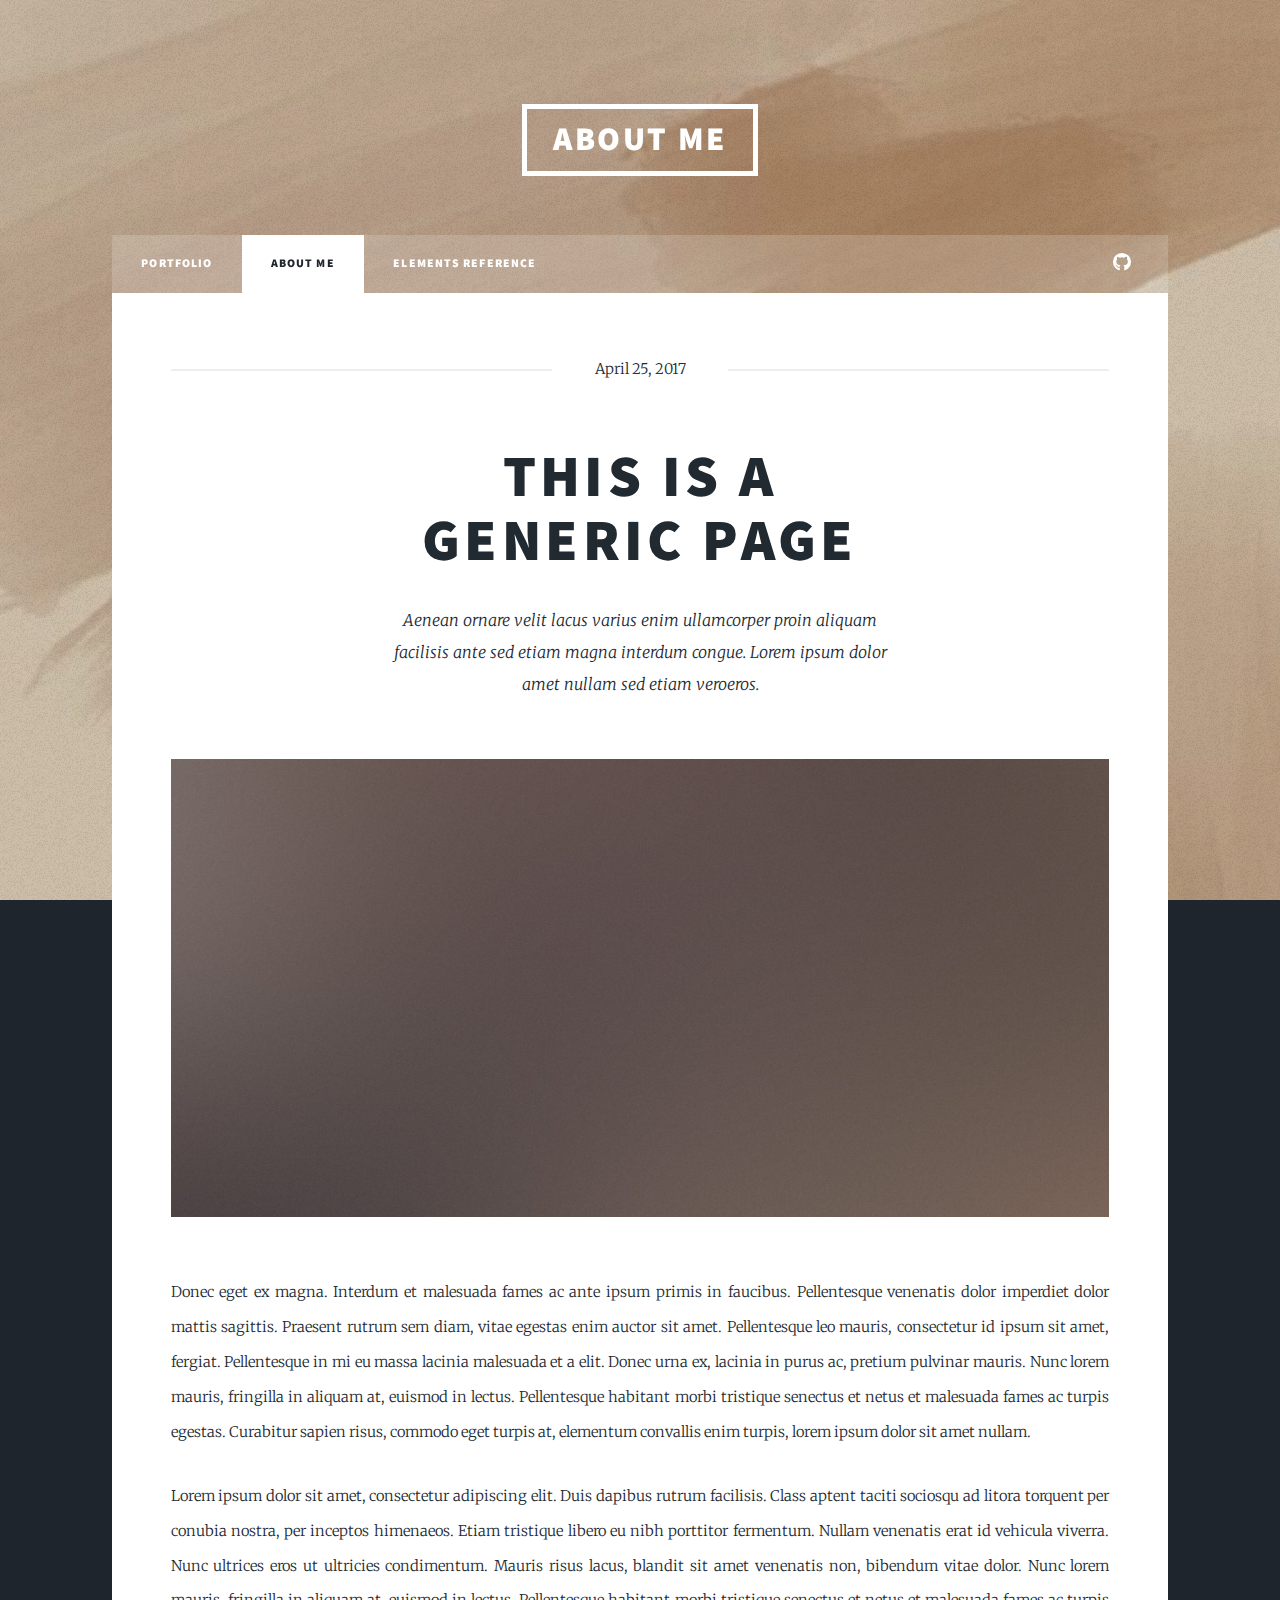
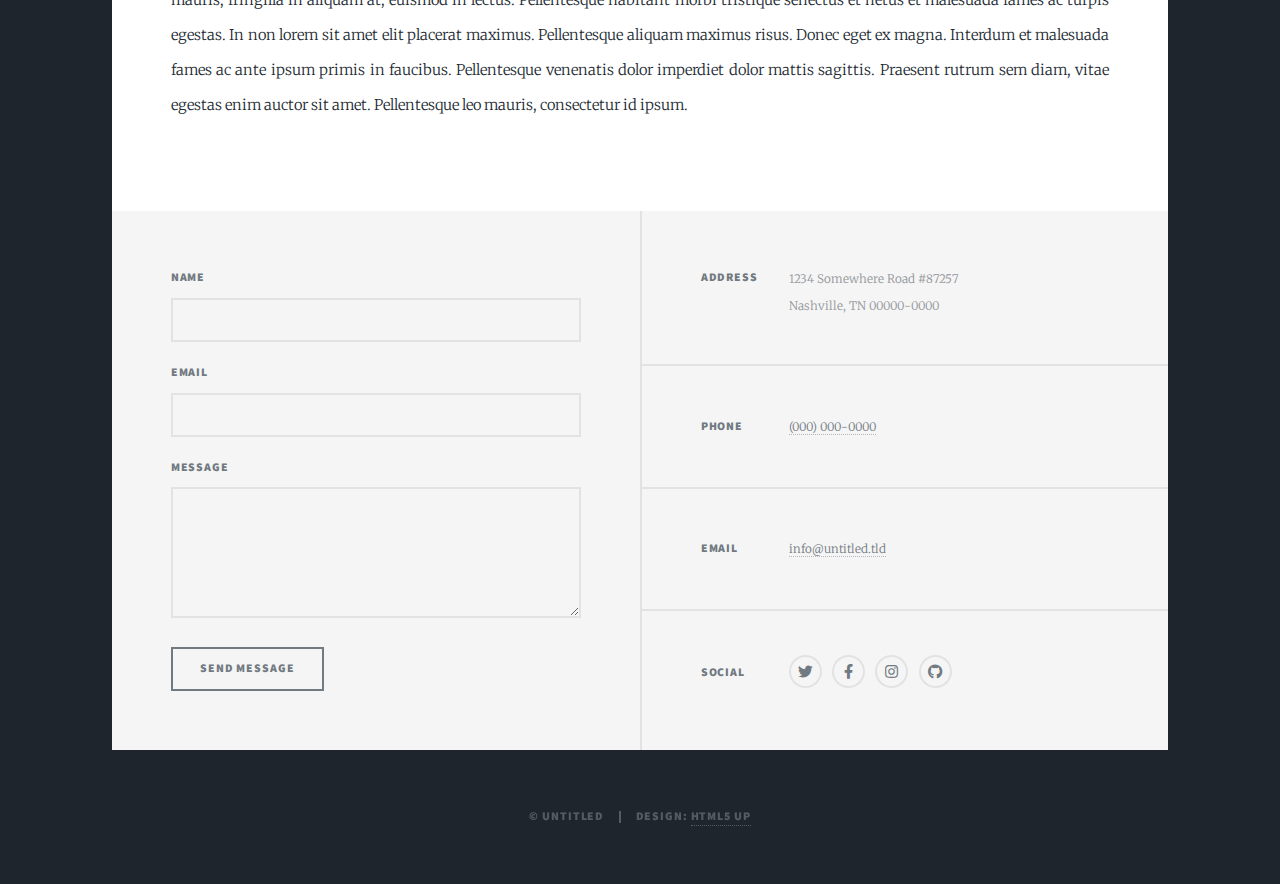
<file: generic.html>
<!DOCTYPE HTML>
<!--
	Massively by HTML5 UP
	html5up.net | @ajlkn
	Free for personal and commercial use under the CCA 3.0 license (html5up.net/license)
-->
<html>
	<head>
		<title>About Me</title>
		<meta charset="utf-8" />
		<meta name="viewport" content="width=device-width, initial-scale=1, user-scalable=no" />
		<link rel="stylesheet" href="assets/css/main.css" />
		<noscript><link rel="stylesheet" href="assets/css/noscript.css" /></noscript>
	</head>
	<body class="is-preload">

		<!-- Wrapper -->
			<div id="wrapper">

				<!-- Header -->
					<header id="header">
						<a href="generic.html" class="logo">About Me</a>
					</header>

				<!-- Nav -->
					<nav id="nav">
						<ul class="links">
							<li><a href="index.html">Portfolio</a></li>
							<li class="active"><a href="generic.html">About Me</a></li>
							<li><a href="elements.html">Elements Reference</a></li>
						</ul>
						<ul class="icons">
							<li><a href="https://github.com/Elizabethcmk" target= "_blank" class="icon brands fa-github"><span class="label">GitHub</span></a></li>
						</ul>
					</nav>

				<!-- Main -->
					<div id="main">

						<!-- Post -->
							<section class="post">
								<header class="major">
									<span class="date">April 25, 2017</span>
									<h1>This is a<br />
									Generic Page</h1>
									<p>Aenean ornare velit lacus varius enim ullamcorper proin aliquam<br />
									facilisis ante sed etiam magna interdum congue. Lorem ipsum dolor<br />
									amet nullam sed etiam veroeros.</p>
								</header>
								<div class="image main"><img src="images/pic01.jpg" alt="" /></div>
								<p>Donec eget ex magna. Interdum et malesuada fames ac ante ipsum primis in faucibus. Pellentesque venenatis dolor imperdiet dolor mattis sagittis. Praesent rutrum sem diam, vitae egestas enim auctor sit amet. Pellentesque leo mauris, consectetur id ipsum sit amet, fergiat. Pellentesque in mi eu massa lacinia malesuada et a elit. Donec urna ex, lacinia in purus ac, pretium pulvinar mauris. Nunc lorem mauris, fringilla in aliquam at, euismod in lectus. Pellentesque habitant morbi tristique senectus et netus et malesuada fames ac turpis egestas. Curabitur sapien risus, commodo eget turpis at, elementum convallis enim turpis, lorem ipsum dolor sit amet nullam.</p>
								<p>Lorem ipsum dolor sit amet, consectetur adipiscing elit. Duis dapibus rutrum facilisis. Class aptent taciti sociosqu ad litora torquent per conubia nostra, per inceptos himenaeos. Etiam tristique libero eu nibh porttitor fermentum. Nullam venenatis erat id vehicula viverra. Nunc ultrices eros ut ultricies condimentum. Mauris risus lacus, blandit sit amet venenatis non, bibendum vitae dolor. Nunc lorem mauris, fringilla in aliquam at, euismod in lectus. Pellentesque habitant morbi tristique senectus et netus et malesuada fames ac turpis egestas. In non lorem sit amet elit placerat maximus. Pellentesque aliquam maximus risus. Donec eget ex magna. Interdum et malesuada fames ac ante ipsum primis in faucibus. Pellentesque venenatis dolor imperdiet dolor mattis sagittis. Praesent rutrum sem diam, vitae egestas enim auctor sit amet. Pellentesque leo mauris, consectetur id ipsum.</p>
							</section>

					</div>

				<!-- Footer -->
					<footer id="footer">
						<section>
							<form method="post" action="#">
								<div class="fields">
									<div class="field">
										<label for="name">Name</label>
										<input type="text" name="name" id="name" />
									</div>
									<div class="field">
										<label for="email">Email</label>
										<input type="text" name="email" id="email" />
									</div>
									<div class="field">
										<label for="message">Message</label>
										<textarea name="message" id="message" rows="3"></textarea>
									</div>
								</div>
								<ul class="actions">
									<li><input type="submit" value="Send Message" /></li>
								</ul>
							</form>
						</section>
						<section class="split contact">
							<section class="alt">
								<h3>Address</h3>
								<p>1234 Somewhere Road #87257<br />
								Nashville, TN 00000-0000</p>
							</section>
							<section>
								<h3>Phone</h3>
								<p><a href="#">(000) 000-0000</a></p>
							</section>
							<section>
								<h3>Email</h3>
								<p><a href="#">info@untitled.tld</a></p>
							</section>
							<section>
								<h3>Social</h3>
								<ul class="icons alt">
									<li><a href="#" class="icon brands alt fa-twitter"><span class="label">Twitter</span></a></li>
									<li><a href="#" class="icon brands alt fa-facebook-f"><span class="label">Facebook</span></a></li>
									<li><a href="#" class="icon brands alt fa-instagram"><span class="label">Instagram</span></a></li>
									<li><a href="#" class="icon brands alt fa-github"><span class="label">GitHub</span></a></li>
								</ul>
							</section>
						</section>
					</footer>

				<!-- Copyright -->
					<div id="copyright">
						<ul><li>&copy; Untitled</li><li>Design: <a href="https://html5up.net">HTML5 UP</a></li></ul>
					</div>

			</div>

		<!-- Scripts -->
			<script src="assets/js/jquery.min.js"></script>
			<script src="assets/js/jquery.scrollex.min.js"></script>
			<script src="assets/js/jquery.scrolly.min.js"></script>
			<script src="assets/js/browser.min.js"></script>
			<script src="assets/js/breakpoints.min.js"></script>
			<script src="assets/js/util.js"></script>
			<script src="assets/js/main.js"></script>

	</body>
</html>
</file>
<file: assets/css/main.css>
@import url(fontawesome-all.min.css);
@import url("https://fonts.googleapis.com/css?family=Merriweather:300,700,300italic,700italic|Source+Sans+Pro:900");

/*
	Massively by HTML5 UP
	html5up.net | @ajlkn
	Free for personal and commercial use under the CCA 3.0 license (html5up.net/license)
*/

html, body, div, span, applet, object,
iframe, h1, h2, h3, h4, h5, h6, p, blockquote,
pre, a, abbr, acronym, address, big, cite,
code, del, dfn, em, img, ins, kbd, q, s, samp,
small, strike, strong, sub, sup, tt, var, b,
u, i, center, dl, dt, dd, ol, ul, li, fieldset,
form, label, legend, table, caption, tbody,
tfoot, thead, tr, th, td, article, aside,
canvas, details, embed, figure, figcaption,
footer, header, hgroup, menu, nav, output, ruby,
section, summary, time, mark, audio, video {
	margin: 0;
	padding: 0;
	border: 0;
	font-size: 100%;
	font: inherit;
	vertical-align: baseline;}

article, aside, details, figcaption, figure,
footer, header, hgroup, menu, nav, section {
	display: block;}

body {
	line-height: 1;
}

ol, ul {
	list-style: none;
}

blockquote, q {
	quotes: none;
}

	blockquote:before, blockquote:after, q:before, q:after {
		content: '';
		content: none;
	}

table {
	border-collapse: collapse;
	border-spacing: 0;
}

body {
	-webkit-text-size-adjust: none;
}

mark {
	background-color: transparent;
	color: inherit;
}

input::-moz-focus-inner {
	border: 0;
	padding: 0;
}

input, select, textarea {
	-moz-appearance: none;
	-webkit-appearance: none;
	-ms-appearance: none;
	appearance: none;
}

/* Basic */

	@-ms-viewport {
		width: device-width;
	}

	body {
		-ms-overflow-style: scrollbar;
	}

	@media screen and (max-width: 480px) {

		html, body {
			min-width: 320px;
		}

	}

	html {
		box-sizing: border-box;
	}

	*, *:before, *:after {
		box-sizing: inherit;
	}

	body {
		background-color: #1e252d;
	}

		body.is-preload *, body.is-preload *:before, body.is-preload *:after {
			-moz-animation: none !important;
			-webkit-animation: none !important;
			-ms-animation: none !important;
			animation: none !important;
			-moz-transition: none !important;
			-webkit-transition: none !important;
			-ms-transition: none !important;
			transition: none !important;
		}

/* Type */

	html {
		font-size: 16pt;
	}

		@media screen and (max-width: 1680px) {

			html {
				font-size: 12pt;
			}

		}

		@media screen and (max-width: 1280px) {

			html {
				font-size: 11pt;
			}

		}

		@media screen and (max-width: 360px) {

			html {
				font-size: 10pt;
			}

		}

	body {
		color: #212931;
	}

	body, input, select, textarea {
		font-family: "Merriweather", Georgia, serif;
		font-weight: 300;
		font-size: 1rem;
		line-height: 2.375;
	}

	a {
		-moz-transition: color 0.2s ease-in-out, background-color 0.2s ease-in-out, border-color 0.2s ease-in-out, box-shadow 0.2s ease-in-out;
		-webkit-transition: color 0.2s ease-in-out, background-color 0.2s ease-in-out, border-color 0.2s ease-in-out, box-shadow 0.2s ease-in-out;
		-ms-transition: color 0.2s ease-in-out, background-color 0.2s ease-in-out, border-color 0.2s ease-in-out, box-shadow 0.2s ease-in-out;
		transition: color 0.2s ease-in-out, background-color 0.2s ease-in-out, border-color 0.2s ease-in-out, box-shadow 0.2s ease-in-out;
		border-bottom: dotted 1px;
		text-decoration: none;
	}

		a:hover {
			border-bottom-color: transparent;
		}

	strong, b {
		font-weight: 600;
	}

	em, i {
		font-style: italic;
	}

	p {
		text-align: justify;
		margin: 0 0 2rem 0;
	}

	h1, h2, h3, h4, h5, h6 {
		font-family: "Source Sans Pro", Helvetica, sans-serif;
		font-weight: 900;
		line-height: 1.5;
		letter-spacing: 0.075em;
		text-transform: uppercase;
		margin: 0 0 1rem 0;
	}

		h1 a, h2 a, h3 a, h4 a, h5 a, h6 a {
			border-bottom: 0;
			color: inherit;
			text-decoration: none;
		}

	h1 {
		font-size: 4rem;
		line-height: 1.1;
		margin: 0 0 2rem 0;
	}

	h2 {
		font-size: 1.75rem;
		line-height: 1.3;
		margin: 0 0 1.5rem 0;
	}

	h3 {
		font-size: 1.25rem;
		margin: 0 0 1.5rem 0;
	}

	h4 {
		font-size: 1rem;
	}

	h5 {
		font-size: 0.9rem;
	}

	h6 {
		font-size: 0.8rem;
	}

	sub {
		font-size: 0.8rem;
		position: relative;
		top: 0.5rem;
	}

	sup {
		font-size: 0.8rem;
		position: relative;
		top: -0.5rem;
	}

	blockquote {
		border-left: solid 4px;
		font-style: italic;
		margin: 0 0 2rem 0;
		padding: 0.5rem 0 0.5rem 2rem;
	}

	code {
		border: solid 2px;
		font-family: "Courier New", monospace;
		font-size: 0.9rem;
		margin: 0 0.25rem;
		padding: 0.25rem 0.65rem;
	}

	pre {
		-webkit-overflow-scrolling: touch;
		font-family: "Courier New", monospace;
		font-size: 0.9rem;
		margin: 0 0 2rem 0;
	}

		pre code {
			display: block;
			line-height: 1.75;
			padding: 1rem 1.5rem;
			overflow-x: auto;
		}

	hr {
		border: 0;
		border-bottom: solid 2px;
		margin: 3rem 0;
	}

		hr.major {
			margin: 5rem 0;
		}

	.align-left {
		text-align: left;
	}

	.align-center {
		text-align: center;
	}

	.align-right {
		text-align: right;
	}

	input, select, textarea {
		color: #212931;
	}

	a {
		color: #212931;
		border-bottom-color: rgba(33, 41, 49, 0.5);
	}

		a:hover {
			border-bottom-color: transparent;
			color: #cfb595 !important;
		}

	strong, b {
		color: #212931;
	}

	h1, h2, h3, h4, h5, h6 {
		color: #212931;
	}

	blockquote {
		border-left-color: #eeeeee;
	}

	code {
		background: rgba(220, 220, 220, 0.25);
		border-color: #eeeeee;
	}

	hr {
		border-bottom-color: #eeeeee;
	}

/* Row */

	.row {
		display: flex;
		flex-wrap: wrap;
		box-sizing: border-box;
		align-items: stretch;
	}

		.row > * {
			box-sizing: border-box;
		}

		.row.gtr-uniform > * > :last-child {
			margin-bottom: 0;
		}

		.row.aln-left {
			justify-content: flex-start;
		}

		.row.aln-center {
			justify-content: center;
		}

		.row.aln-right {
			justify-content: flex-end;
		}

		.row.aln-top {
			align-items: flex-start;
		}

		.row.aln-middle {
			align-items: center;
		}

		.row.aln-bottom {
			align-items: flex-end;
		}

		.row > .imp {
			order: -1;
		}

		.row > .col-1 {
			width: 8.33333%;
		}

		.row > .off-1 {
			margin-left: 8.33333%;
		}

		.row > .col-2 {
			width: 16.66667%;
		}

		.row > .off-2 {
			margin-left: 16.66667%;
		}

		.row > .col-3 {
			width: 25%;
		}

		.row > .off-3 {
			margin-left: 25%;
		}

		.row > .col-4 {
			width: 33.33333%;
		}

		.row > .off-4 {
			margin-left: 33.33333%;
		}

		.row > .col-5 {
			width: 41.66667%;
		}

		.row > .off-5 {
			margin-left: 41.66667%;
		}

		.row > .col-6 {
			width: 50%;
		}

		.row > .off-6 {
			margin-left: 50%;
		}

		.row > .col-7 {
			width: 58.33333%;
		}

		.row > .off-7 {
			margin-left: 58.33333%;
		}

		.row > .col-8 {
			width: 66.66667%;
		}

		.row > .off-8 {
			margin-left: 66.66667%;
		}

		.row > .col-9 {
			width: 75%;
		}

		.row > .off-9 {
			margin-left: 75%;
		}

		.row > .col-10 {
			width: 83.33333%;
		}

		.row > .off-10 {
			margin-left: 83.33333%;
		}

		.row > .col-11 {
			width: 91.66667%;
		}

		.row > .off-11 {
			margin-left: 91.66667%;
		}

		.row > .col-12 {
			width: 100%;
		}

		.row > .off-12 {
			margin-left: 100%;
		}

		.row.gtr-0 {
			margin-top: 0;
			margin-left: 0rem;
		}

			.row.gtr-0 > * {
				padding: 0 0 0 0rem;
			}

			.row.gtr-0.gtr-uniform {
				margin-top: 0rem;
			}

				.row.gtr-0.gtr-uniform > * {
					padding-top: 0rem;
				}

		.row.gtr-25 {
			margin-top: 0;
			margin-left: -0.375rem;
		}

			.row.gtr-25 > * {
				padding: 0 0 0 0.375rem;
			}

			.row.gtr-25.gtr-uniform {
				margin-top: -0.375rem;
			}

				.row.gtr-25.gtr-uniform > * {
					padding-top: 0.375rem;
				}

		.row.gtr-50 {
			margin-top: 0;
			margin-left: -0.75rem;
		}

			.row.gtr-50 > * {
				padding: 0 0 0 0.75rem;
			}

			.row.gtr-50.gtr-uniform {
				margin-top: -0.75rem;
			}

				.row.gtr-50.gtr-uniform > * {
					padding-top: 0.75rem;
				}

		.row {
			margin-top: 0;
			margin-left: -1.5rem;
		}

			.row > * {
				padding: 0 0 0 1.5rem;
			}

			.row.gtr-uniform {
				margin-top: -1.5rem;
			}

				.row.gtr-uniform > * {
					padding-top: 1.5rem;
				}

		.row.gtr-150 {
			margin-top: 0;
			margin-left: -2.25rem;
		}

			.row.gtr-150 > * {
				padding: 0 0 0 2.25rem;
			}

			.row.gtr-150.gtr-uniform {
				margin-top: -2.25rem;
			}

				.row.gtr-150.gtr-uniform > * {
					padding-top: 2.25rem;
				}

		.row.gtr-200 {
			margin-top: 0;
			margin-left: -3rem;
		}

			.row.gtr-200 > * {
				padding: 0 0 0 3rem;
			}

			.row.gtr-200.gtr-uniform {
				margin-top: -3rem;
			}

				.row.gtr-200.gtr-uniform > * {
					padding-top: 3rem;
				}

		@media screen and (max-width: 1680px) {

			.row {
				display: flex;
				flex-wrap: wrap;
				box-sizing: border-box;
				align-items: stretch;
			}

				.row > * {
					box-sizing: border-box;
				}

				.row.gtr-uniform > * > :last-child {
					margin-bottom: 0;
				}

				.row.aln-left {
					justify-content: flex-start;
				}

				.row.aln-center {
					justify-content: center;
				}

				.row.aln-right {
					justify-content: flex-end;
				}

				.row.aln-top {
					align-items: flex-start;
				}

				.row.aln-middle {
					align-items: center;
				}

				.row.aln-bottom {
					align-items: flex-end;
				}

				.row > .imp-xlarge {
					order: -1;
				}

				.row > .col-1-xlarge {
					width: 8.33333%;
				}

				.row > .off-1-xlarge {
					margin-left: 8.33333%;
				}

				.row > .col-2-xlarge {
					width: 16.66667%;
				}

				.row > .off-2-xlarge {
					margin-left: 16.66667%;
				}

				.row > .col-3-xlarge {
					width: 25%;
				}

				.row > .off-3-xlarge {
					margin-left: 25%;
				}

				.row > .col-4-xlarge {
					width: 33.33333%;
				}

				.row > .off-4-xlarge {
					margin-left: 33.33333%;
				}

				.row > .col-5-xlarge {
					width: 41.66667%;
				}

				.row > .off-5-xlarge {
					margin-left: 41.66667%;
				}

				.row > .col-6-xlarge {
					width: 50%;
				}

				.row > .off-6-xlarge {
					margin-left: 50%;
				}

				.row > .col-7-xlarge {
					width: 58.33333%;
				}

				.row > .off-7-xlarge {
					margin-left: 58.33333%;
				}

				.row > .col-8-xlarge {
					width: 66.66667%;
				}

				.row > .off-8-xlarge {
					margin-left: 66.66667%;
				}

				.row > .col-9-xlarge {
					width: 75%;
				}

				.row > .off-9-xlarge {
					margin-left: 75%;
				}

				.row > .col-10-xlarge {
					width: 83.33333%;
				}

				.row > .off-10-xlarge {
					margin-left: 83.33333%;
				}

				.row > .col-11-xlarge {
					width: 91.66667%;
				}

				.row > .off-11-xlarge {
					margin-left: 91.66667%;
				}

				.row > .col-12-xlarge {
					width: 100%;
				}

				.row > .off-12-xlarge {
					margin-left: 100%;
				}

				.row.gtr-0 {
					margin-top: 0;
					margin-left: 0rem;
				}

					.row.gtr-0 > * {
						padding: 0 0 0 0rem;
					}

					.row.gtr-0.gtr-uniform {
						margin-top: 0rem;
					}

						.row.gtr-0.gtr-uniform > * {
							padding-top: 0rem;
						}

				.row.gtr-25 {
					margin-top: 0;
					margin-left: -0.375rem;
				}

					.row.gtr-25 > * {
						padding: 0 0 0 0.375rem;
					}

					.row.gtr-25.gtr-uniform {
						margin-top: -0.375rem;
					}

						.row.gtr-25.gtr-uniform > * {
							padding-top: 0.375rem;
						}

				.row.gtr-50 {
					margin-top: 0;
					margin-left: -0.75rem;
				}

					.row.gtr-50 > * {
						padding: 0 0 0 0.75rem;
					}

					.row.gtr-50.gtr-uniform {
						margin-top: -0.75rem;
					}

						.row.gtr-50.gtr-uniform > * {
							padding-top: 0.75rem;
						}

				.row {
					margin-top: 0;
					margin-left: -1.5rem;
				}

					.row > * {
						padding: 0 0 0 1.5rem;
					}

					.row.gtr-uniform {
						margin-top: -1.5rem;
					}

						.row.gtr-uniform > * {
							padding-top: 1.5rem;
						}

				.row.gtr-150 {
					margin-top: 0;
					margin-left: -2.25rem;
				}

					.row.gtr-150 > * {
						padding: 0 0 0 2.25rem;
					}

					.row.gtr-150.gtr-uniform {
						margin-top: -2.25rem;
					}

						.row.gtr-150.gtr-uniform > * {
							padding-top: 2.25rem;
						}

				.row.gtr-200 {
					margin-top: 0;
					margin-left: -3rem;
				}

					.row.gtr-200 > * {
						padding: 0 0 0 3rem;
					}

					.row.gtr-200.gtr-uniform {
						margin-top: -3rem;
					}

						.row.gtr-200.gtr-uniform > * {
							padding-top: 3rem;
						}

		}

		@media screen and (max-width: 1280px) {

			.row {
				display: flex;
				flex-wrap: wrap;
				box-sizing: border-box;
				align-items: stretch;
			}

				.row > * {
					box-sizing: border-box;
				}

				.row.gtr-uniform > * > :last-child {
					margin-bottom: 0;
				}

				.row.aln-left {
					justify-content: flex-start;
				}

				.row.aln-center {
					justify-content: center;
				}

				.row.aln-right {
					justify-content: flex-end;
				}

				.row.aln-top {
					align-items: flex-start;
				}

				.row.aln-middle {
					align-items: center;
				}

				.row.aln-bottom {
					align-items: flex-end;
				}

				.row > .imp-large {
					order: -1;
				}

				.row > .col-1-large {
					width: 8.33333%;
				}

				.row > .off-1-large {
					margin-left: 8.33333%;
				}

				.row > .col-2-large {
					width: 16.66667%;
				}

				.row > .off-2-large {
					margin-left: 16.66667%;
				}

				.row > .col-3-large {
					width: 25%;
				}

				.row > .off-3-large {
					margin-left: 25%;
				}

				.row > .col-4-large {
					width: 33.33333%;
				}

				.row > .off-4-large {
					margin-left: 33.33333%;
				}

				.row > .col-5-large {
					width: 41.66667%;
				}

				.row > .off-5-large {
					margin-left: 41.66667%;
				}

				.row > .col-6-large {
					width: 50%;
				}

				.row > .off-6-large {
					margin-left: 50%;
				}

				.row > .col-7-large {
					width: 58.33333%;
				}

				.row > .off-7-large {
					margin-left: 58.33333%;
				}

				.row > .col-8-large {
					width: 66.66667%;
				}

				.row > .off-8-large {
					margin-left: 66.66667%;
				}

				.row > .col-9-large {
					width: 75%;
				}

				.row > .off-9-large {
					margin-left: 75%;
				}

				.row > .col-10-large {
					width: 83.33333%;
				}

				.row > .off-10-large {
					margin-left: 83.33333%;
				}

				.row > .col-11-large {
					width: 91.66667%;
				}

				.row > .off-11-large {
					margin-left: 91.66667%;
				}

				.row > .col-12-large {
					width: 100%;
				}

				.row > .off-12-large {
					margin-left: 100%;
				}

				.row.gtr-0 {
					margin-top: 0;
					margin-left: 0rem;
				}

					.row.gtr-0 > * {
						padding: 0 0 0 0rem;
					}

					.row.gtr-0.gtr-uniform {
						margin-top: 0rem;
					}

						.row.gtr-0.gtr-uniform > * {
							padding-top: 0rem;
						}

				.row.gtr-25 {
					margin-top: 0;
					margin-left: -0.375rem;
				}

					.row.gtr-25 > * {
						padding: 0 0 0 0.375rem;
					}

					.row.gtr-25.gtr-uniform {
						margin-top: -0.375rem;
					}

						.row.gtr-25.gtr-uniform > * {
							padding-top: 0.375rem;
						}

				.row.gtr-50 {
					margin-top: 0;
					margin-left: -0.75rem;
				}

					.row.gtr-50 > * {
						padding: 0 0 0 0.75rem;
					}

					.row.gtr-50.gtr-uniform {
						margin-top: -0.75rem;
					}

						.row.gtr-50.gtr-uniform > * {
							padding-top: 0.75rem;
						}

				.row {
					margin-top: 0;
					margin-left: -1.5rem;
				}

					.row > * {
						padding: 0 0 0 1.5rem;
					}

					.row.gtr-uniform {
						margin-top: -1.5rem;
					}

						.row.gtr-uniform > * {
							padding-top: 1.5rem;
						}

				.row.gtr-150 {
					margin-top: 0;
					margin-left: -2.25rem;
				}

					.row.gtr-150 > * {
						padding: 0 0 0 2.25rem;
					}

					.row.gtr-150.gtr-uniform {
						margin-top: -2.25rem;
					}

						.row.gtr-150.gtr-uniform > * {
							padding-top: 2.25rem;
						}

				.row.gtr-200 {
					margin-top: 0;
					margin-left: -3rem;
				}

					.row.gtr-200 > * {
						padding: 0 0 0 3rem;
					}

					.row.gtr-200.gtr-uniform {
						margin-top: -3rem;
					}

						.row.gtr-200.gtr-uniform > * {
							padding-top: 3rem;
						}

		}

		@media screen and (max-width: 980px) {

			.row {
				display: flex;
				flex-wrap: wrap;
				box-sizing: border-box;
				align-items: stretch;
			}

				.row > * {
					box-sizing: border-box;
				}

				.row.gtr-uniform > * > :last-child {
					margin-bottom: 0;
				}

				.row.aln-left {
					justify-content: flex-start;
				}

				.row.aln-center {
					justify-content: center;
				}

				.row.aln-right {
					justify-content: flex-end;
				}

				.row.aln-top {
					align-items: flex-start;
				}

				.row.aln-middle {
					align-items: center;
				}

				.row.aln-bottom {
					align-items: flex-end;
				}

				.row > .imp-medium {
					order: -1;
				}

				.row > .col-1-medium {
					width: 8.33333%;
				}

				.row > .off-1-medium {
					margin-left: 8.33333%;
				}

				.row > .col-2-medium {
					width: 16.66667%;
				}

				.row > .off-2-medium {
					margin-left: 16.66667%;
				}

				.row > .col-3-medium {
					width: 25%;
				}

				.row > .off-3-medium {
					margin-left: 25%;
				}

				.row > .col-4-medium {
					width: 33.33333%;
				}

				.row > .off-4-medium {
					margin-left: 33.33333%;
				}

				.row > .col-5-medium {
					width: 41.66667%;
				}

				.row > .off-5-medium {
					margin-left: 41.66667%;
				}

				.row > .col-6-medium {
					width: 50%;
				}

				.row > .off-6-medium {
					margin-left: 50%;
				}

				.row > .col-7-medium {
					width: 58.33333%;
				}

				.row > .off-7-medium {
					margin-left: 58.33333%;
				}

				.row > .col-8-medium {
					width: 66.66667%;
				}

				.row > .off-8-medium {
					margin-left: 66.66667%;
				}

				.row > .col-9-medium {
					width: 75%;
				}

				.row > .off-9-medium {
					margin-left: 75%;
				}

				.row > .col-10-medium {
					width: 83.33333%;
				}

				.row > .off-10-medium {
					margin-left: 83.33333%;
				}

				.row > .col-11-medium {
					width: 91.66667%;
				}

				.row > .off-11-medium {
					margin-left: 91.66667%;
				}

				.row > .col-12-medium {
					width: 100%;
				}

				.row > .off-12-medium {
					margin-left: 100%;
				}

				.row.gtr-0 {
					margin-top: 0;
					margin-left: 0rem;
				}

					.row.gtr-0 > * {
						padding: 0 0 0 0rem;
					}

					.row.gtr-0.gtr-uniform {
						margin-top: 0rem;
					}

						.row.gtr-0.gtr-uniform > * {
							padding-top: 0rem;
						}

				.row.gtr-25 {
					margin-top: 0;
					margin-left: -0.375rem;
				}

					.row.gtr-25 > * {
						padding: 0 0 0 0.375rem;
					}

					.row.gtr-25.gtr-uniform {
						margin-top: -0.375rem;
					}

						.row.gtr-25.gtr-uniform > * {
							padding-top: 0.375rem;
						}

				.row.gtr-50 {
					margin-top: 0;
					margin-left: -0.75rem;
				}

					.row.gtr-50 > * {
						padding: 0 0 0 0.75rem;
					}

					.row.gtr-50.gtr-uniform {
						margin-top: -0.75rem;
					}

						.row.gtr-50.gtr-uniform > * {
							padding-top: 0.75rem;
						}

				.row {
					margin-top: 0;
					margin-left: -1.5rem;
				}

					.row > * {
						padding: 0 0 0 1.5rem;
					}

					.row.gtr-uniform {
						margin-top: -1.5rem;
					}

						.row.gtr-uniform > * {
							padding-top: 1.5rem;
						}

				.row.gtr-150 {
					margin-top: 0;
					margin-left: -2.25rem;
				}

					.row.gtr-150 > * {
						padding: 0 0 0 2.25rem;
					}

					.row.gtr-150.gtr-uniform {
						margin-top: -2.25rem;
					}

						.row.gtr-150.gtr-uniform > * {
							padding-top: 2.25rem;
						}

				.row.gtr-200 {
					margin-top: 0;
					margin-left: -3rem;
				}

					.row.gtr-200 > * {
						padding: 0 0 0 3rem;
					}

					.row.gtr-200.gtr-uniform {
						margin-top: -3rem;
					}

						.row.gtr-200.gtr-uniform > * {
							padding-top: 3rem;
						}

		}

		@media screen and (max-width: 736px) {

			.row {
				display: flex;
				flex-wrap: wrap;
				box-sizing: border-box;
				align-items: stretch;
			}

				.row > * {
					box-sizing: border-box;
				}

				.row.gtr-uniform > * > :last-child {
					margin-bottom: 0;
				}

				.row.aln-left {
					justify-content: flex-start;
				}

				.row.aln-center {
					justify-content: center;
				}

				.row.aln-right {
					justify-content: flex-end;
				}

				.row.aln-top {
					align-items: flex-start;
				}

				.row.aln-middle {
					align-items: center;
				}

				.row.aln-bottom {
					align-items: flex-end;
				}

				.row > .imp-small {
					order: -1;
				}

				.row > .col-1-small {
					width: 8.33333%;
				}

				.row > .off-1-small {
					margin-left: 8.33333%;
				}

				.row > .col-2-small {
					width: 16.66667%;
				}

				.row > .off-2-small {
					margin-left: 16.66667%;
				}

				.row > .col-3-small {
					width: 25%;
				}

				.row > .off-3-small {
					margin-left: 25%;
				}

				.row > .col-4-small {
					width: 33.33333%;
				}

				.row > .off-4-small {
					margin-left: 33.33333%;
				}

				.row > .col-5-small {
					width: 41.66667%;
				}

				.row > .off-5-small {
					margin-left: 41.66667%;
				}

				.row > .col-6-small {
					width: 50%;
				}

				.row > .off-6-small {
					margin-left: 50%;
				}

				.row > .col-7-small {
					width: 58.33333%;
				}

				.row > .off-7-small {
					margin-left: 58.33333%;
				}

				.row > .col-8-small {
					width: 66.66667%;
				}

				.row > .off-8-small {
					margin-left: 66.66667%;
				}

				.row > .col-9-small {
					width: 75%;
				}

				.row > .off-9-small {
					margin-left: 75%;
				}

				.row > .col-10-small {
					width: 83.33333%;
				}

				.row > .off-10-small {
					margin-left: 83.33333%;
				}

				.row > .col-11-small {
					width: 91.66667%;
				}

				.row > .off-11-small {
					margin-left: 91.66667%;
				}

				.row > .col-12-small {
					width: 100%;
				}

				.row > .off-12-small {
					margin-left: 100%;
				}

				.row.gtr-0 {
					margin-top: 0;
					margin-left: 0rem;
				}

					.row.gtr-0 > * {
						padding: 0 0 0 0rem;
					}

					.row.gtr-0.gtr-uniform {
						margin-top: 0rem;
					}

						.row.gtr-0.gtr-uniform > * {
							padding-top: 0rem;
						}

				.row.gtr-25 {
					margin-top: 0;
					margin-left: -0.375rem;
				}

					.row.gtr-25 > * {
						padding: 0 0 0 0.375rem;
					}

					.row.gtr-25.gtr-uniform {
						margin-top: -0.375rem;
					}

						.row.gtr-25.gtr-uniform > * {
							padding-top: 0.375rem;
						}

				.row.gtr-50 {
					margin-top: 0;
					margin-left: -0.75rem;
				}

					.row.gtr-50 > * {
						padding: 0 0 0 0.75rem;
					}

					.row.gtr-50.gtr-uniform {
						margin-top: -0.75rem;
					}

						.row.gtr-50.gtr-uniform > * {
							padding-top: 0.75rem;
						}

				.row {
					margin-top: 0;
					margin-left: -1.5rem;
				}

					.row > * {
						padding: 0 0 0 1.5rem;
					}

					.row.gtr-uniform {
						margin-top: -1.5rem;
					}

						.row.gtr-uniform > * {
							padding-top: 1.5rem;
						}

				.row.gtr-150 {
					margin-top: 0;
					margin-left: -2.25rem;
				}

					.row.gtr-150 > * {
						padding: 0 0 0 2.25rem;
					}

					.row.gtr-150.gtr-uniform {
						margin-top: -2.25rem;
					}

						.row.gtr-150.gtr-uniform > * {
							padding-top: 2.25rem;
						}

				.row.gtr-200 {
					margin-top: 0;
					margin-left: -3rem;
				}

					.row.gtr-200 > * {
						padding: 0 0 0 3rem;
					}

					.row.gtr-200.gtr-uniform {
						margin-top: -3rem;
					}

						.row.gtr-200.gtr-uniform > * {
							padding-top: 3rem;
						}

		}

		@media screen and (max-width: 480px) {

			.row {
				display: flex;
				flex-wrap: wrap;
				box-sizing: border-box;
				align-items: stretch;
			}

				.row > * {
					box-sizing: border-box;
				}

				.row.gtr-uniform > * > :last-child {
					margin-bottom: 0;
				}

				.row.aln-left {
					justify-content: flex-start;
				}

				.row.aln-center {
					justify-content: center;
				}

				.row.aln-right {
					justify-content: flex-end;
				}

				.row.aln-top {
					align-items: flex-start;
				}

				.row.aln-middle {
					align-items: center;
				}

				.row.aln-bottom {
					align-items: flex-end;
				}

				.row > .imp-xsmall {
					order: -1;
				}

				.row > .col-1-xsmall {
					width: 8.33333%;
				}

				.row > .off-1-xsmall {
					margin-left: 8.33333%;
				}

				.row > .col-2-xsmall {
					width: 16.66667%;
				}

				.row > .off-2-xsmall {
					margin-left: 16.66667%;
				}

				.row > .col-3-xsmall {
					width: 25%;
				}

				.row > .off-3-xsmall {
					margin-left: 25%;
				}

				.row > .col-4-xsmall {
					width: 33.33333%;
				}

				.row > .off-4-xsmall {
					margin-left: 33.33333%;
				}

				.row > .col-5-xsmall {
					width: 41.66667%;
				}

				.row > .off-5-xsmall {
					margin-left: 41.66667%;
				}

				.row > .col-6-xsmall {
					width: 50%;
				}

				.row > .off-6-xsmall {
					margin-left: 50%;
				}

				.row > .col-7-xsmall {
					width: 58.33333%;
				}

				.row > .off-7-xsmall {
					margin-left: 58.33333%;
				}

				.row > .col-8-xsmall {
					width: 66.66667%;
				}

				.row > .off-8-xsmall {
					margin-left: 66.66667%;
				}

				.row > .col-9-xsmall {
					width: 75%;
				}

				.row > .off-9-xsmall {
					margin-left: 75%;
				}

				.row > .col-10-xsmall {
					width: 83.33333%;
				}

				.row > .off-10-xsmall {
					margin-left: 83.33333%;
				}

				.row > .col-11-xsmall {
					width: 91.66667%;
				}

				.row > .off-11-xsmall {
					margin-left: 91.66667%;
				}

				.row > .col-12-xsmall {
					width: 100%;
				}

				.row > .off-12-xsmall {
					margin-left: 100%;
				}

				.row.gtr-0 {
					margin-top: 0;
					margin-left: 0rem;
				}

					.row.gtr-0 > * {
						padding: 0 0 0 0rem;
					}

					.row.gtr-0.gtr-uniform {
						margin-top: 0rem;
					}

						.row.gtr-0.gtr-uniform > * {
							padding-top: 0rem;
						}

				.row.gtr-25 {
					margin-top: 0;
					margin-left: -0.375rem;
				}

					.row.gtr-25 > * {
						padding: 0 0 0 0.375rem;
					}

					.row.gtr-25.gtr-uniform {
						margin-top: -0.375rem;
					}

						.row.gtr-25.gtr-uniform > * {
							padding-top: 0.375rem;
						}

				.row.gtr-50 {
					margin-top: 0;
					margin-left: -0.75rem;
				}

					.row.gtr-50 > * {
						padding: 0 0 0 0.75rem;
					}

					.row.gtr-50.gtr-uniform {
						margin-top: -0.75rem;
					}

						.row.gtr-50.gtr-uniform > * {
							padding-top: 0.75rem;
						}

				.row {
					margin-top: 0;
					margin-left: -1.5rem;
				}

					.row > * {
						padding: 0 0 0 1.5rem;
					}

					.row.gtr-uniform {
						margin-top: -1.5rem;
					}

						.row.gtr-uniform > * {
							padding-top: 1.5rem;
						}

				.row.gtr-150 {
					margin-top: 0;
					margin-left: -2.25rem;
				}

					.row.gtr-150 > * {
						padding: 0 0 0 2.25rem;
					}

					.row.gtr-150.gtr-uniform {
						margin-top: -2.25rem;
					}

						.row.gtr-150.gtr-uniform > * {
							padding-top: 2.25rem;
						}

				.row.gtr-200 {
					margin-top: 0;
					margin-left: -3rem;
				}

					.row.gtr-200 > * {
						padding: 0 0 0 3rem;
					}

					.row.gtr-200.gtr-uniform {
						margin-top: -3rem;
					}

						.row.gtr-200.gtr-uniform > * {
							padding-top: 3rem;
						}

		}

		@media screen and (max-width: 360px) {

			.row {
				display: flex;
				flex-wrap: wrap;
				box-sizing: border-box;
				align-items: stretch;
			}

				.row > * {
					box-sizing: border-box;
				}

				.row.gtr-uniform > * > :last-child {
					margin-bottom: 0;
				}

				.row.aln-left {
					justify-content: flex-start;
				}

				.row.aln-center {
					justify-content: center;
				}

				.row.aln-right {
					justify-content: flex-end;
				}

				.row.aln-top {
					align-items: flex-start;
				}

				.row.aln-middle {
					align-items: center;
				}

				.row.aln-bottom {
					align-items: flex-end;
				}

				.row > .imp-xxsmall {
					order: -1;
				}

				.row > .col-1-xxsmall {
					width: 8.33333%;
				}

				.row > .off-1-xxsmall {
					margin-left: 8.33333%;
				}

				.row > .col-2-xxsmall {
					width: 16.66667%;
				}

				.row > .off-2-xxsmall {
					margin-left: 16.66667%;
				}

				.row > .col-3-xxsmall {
					width: 25%;
				}

				.row > .off-3-xxsmall {
					margin-left: 25%;
				}

				.row > .col-4-xxsmall {
					width: 33.33333%;
				}

				.row > .off-4-xxsmall {
					margin-left: 33.33333%;
				}

				.row > .col-5-xxsmall {
					width: 41.66667%;
				}

				.row > .off-5-xxsmall {
					margin-left: 41.66667%;
				}

				.row > .col-6-xxsmall {
					width: 50%;
				}

				.row > .off-6-xxsmall {
					margin-left: 50%;
				}

				.row > .col-7-xxsmall {
					width: 58.33333%;
				}

				.row > .off-7-xxsmall {
					margin-left: 58.33333%;
				}

				.row > .col-8-xxsmall {
					width: 66.66667%;
				}

				.row > .off-8-xxsmall {
					margin-left: 66.66667%;
				}

				.row > .col-9-xxsmall {
					width: 75%;
				}

				.row > .off-9-xxsmall {
					margin-left: 75%;
				}

				.row > .col-10-xxsmall {
					width: 83.33333%;
				}

				.row > .off-10-xxsmall {
					margin-left: 83.33333%;
				}

				.row > .col-11-xxsmall {
					width: 91.66667%;
				}

				.row > .off-11-xxsmall {
					margin-left: 91.66667%;
				}

				.row > .col-12-xxsmall {
					width: 100%;
				}

				.row > .off-12-xxsmall {
					margin-left: 100%;
				}

				.row.gtr-0 {
					margin-top: 0;
					margin-left: 0rem;
				}

					.row.gtr-0 > * {
						padding: 0 0 0 0rem;
					}

					.row.gtr-0.gtr-uniform {
						margin-top: 0rem;
					}

						.row.gtr-0.gtr-uniform > * {
							padding-top: 0rem;
						}

				.row.gtr-25 {
					margin-top: 0;
					margin-left: -0.375rem;
				}

					.row.gtr-25 > * {
						padding: 0 0 0 0.375rem;
					}

					.row.gtr-25.gtr-uniform {
						margin-top: -0.375rem;
					}

						.row.gtr-25.gtr-uniform > * {
							padding-top: 0.375rem;
						}

				.row.gtr-50 {
					margin-top: 0;
					margin-left: -0.75rem;
				}

					.row.gtr-50 > * {
						padding: 0 0 0 0.75rem;
					}

					.row.gtr-50.gtr-uniform {
						margin-top: -0.75rem;
					}

						.row.gtr-50.gtr-uniform > * {
							padding-top: 0.75rem;
						}

				.row {
					margin-top: 0;
					margin-left: -1.5rem;
				}

					.row > * {
						padding: 0 0 0 1.5rem;
					}

					.row.gtr-uniform {
						margin-top: -1.5rem;
					}

						.row.gtr-uniform > * {
							padding-top: 1.5rem;
						}

				.row.gtr-150 {
					margin-top: 0;
					margin-left: -2.25rem;
				}

					.row.gtr-150 > * {
						padding: 0 0 0 2.25rem;
					}

					.row.gtr-150.gtr-uniform {
						margin-top: -2.25rem;
					}

						.row.gtr-150.gtr-uniform > * {
							padding-top: 2.25rem;
						}

				.row.gtr-200 {
					margin-top: 0;
					margin-left: -3rem;
				}

					.row.gtr-200 > * {
						padding: 0 0 0 3rem;
					}

					.row.gtr-200.gtr-uniform {
						margin-top: -3rem;
					}

						.row.gtr-200.gtr-uniform > * {
							padding-top: 3rem;
						}

		}

/* Box */

	.box {
		border: solid 2px;
		margin-bottom: 2rem;
		padding: 1.5rem;
	}

		.box > :last-child,
		.box > :last-child > :last-child,
		.box > :last-child > :last-child > :last-child {
			margin-bottom: 0;
		}

		.box.alt {
			border: 0;
			border-radius: 0;
			padding: 0;
		}

	.box {
		border-color: #eeeeee;
	}

/* Button */

	input[type="submit"],
	input[type="reset"],
	input[type="button"],
	button,
	.button {
		-moz-appearance: none;
		-webkit-appearance: none;
		-ms-appearance: none;
		appearance: none;
		-moz-transition: background-color 0.2s ease-in-out, box-shadow 0.2s ease-in-out, color 0.2s ease-in-out;
		-webkit-transition: background-color 0.2s ease-in-out, box-shadow 0.2s ease-in-out, color 0.2s ease-in-out;
		-ms-transition: background-color 0.2s ease-in-out, box-shadow 0.2s ease-in-out, color 0.2s ease-in-out;
		transition: background-color 0.2s ease-in-out, box-shadow 0.2s ease-in-out, color 0.2s ease-in-out;
		border: 0;
		border-radius: 0;
		cursor: pointer;
		display: inline-block;
		font-family: "Source Sans Pro", Helvetica, sans-serif;
		font-size: 0.8rem;
		font-weight: 900;
		letter-spacing: 0.075em;
		height: 3rem;
		line-height: 3rem;
		padding: 0 2rem;
		text-align: center;
		text-decoration: none;
		text-transform: uppercase;
		white-space: nowrap;
	}

		input[type="submit"].icon:before,
		input[type="reset"].icon:before,
		input[type="button"].icon:before,
		button.icon:before,
		.button.icon:before {
			margin-right: 0.5rem;
		}

		input[type="submit"].icon.solo,
		input[type="reset"].icon.solo,
		input[type="button"].icon.solo,
		button.icon.solo,
		.button.icon.solo {
			position: relative;
			width: 4rem;
			height: 4rem;
			line-height: 4rem;
			border-radius: 4rem;
			text-indent: 4rem;
			overflow: hidden;
			padding: 0;
			white-space: nowrap;
		}

			input[type="submit"].icon.solo:before,
			input[type="reset"].icon.solo:before,
			input[type="button"].icon.solo:before,
			button.icon.solo:before,
			.button.icon.solo:before {
				position: absolute;
				display: block;
				top: 0;
				left: 0;
				width: inherit;
				height: inherit;
				line-height: inherit;
				font-size: 1.25rem;
				margin-right: 0;
				text-align: center;
				text-indent: 0;
			}

		input[type="submit"].fit,
		input[type="reset"].fit,
		input[type="button"].fit,
		button.fit,
		.button.fit {
			width: 100%;
		}

		input[type="submit"].small,
		input[type="reset"].small,
		input[type="button"].small,
		button.small,
		.button.small {
			font-size: 0.7rem;
			height: 2.5rem;
			line-height: 2.5rem;
			padding: 0 1.5rem;
		}

		input[type="submit"].large,
		input[type="reset"].large,
		input[type="button"].large,
		button.large,
		.button.large {
			font-size: 0.9rem;
			height: 3.5rem;
			line-height: 3.5rem;
			padding: 0 2.75rem;
		}

		@media screen and (max-width: 980px) {

			input[type="submit"],
			input[type="reset"],
			input[type="button"],
			button,
			.button {
				font-size: 0.9rem;
				height: 3.25rem;
				line-height: 3.25rem;
			}

				input[type="submit"].large,
				input[type="reset"].large,
				input[type="button"].large,
				button.large,
				.button.large {
					font-size: 1rem;
					height: 3.75rem;
					line-height: 3.75rem;
				}

		}

		input[type="submit"].disabled, input[type="submit"]:disabled,
		input[type="reset"].disabled,
		input[type="reset"]:disabled,
		input[type="button"].disabled,
		input[type="button"]:disabled,
		button.disabled,
		button:disabled,
		.button.disabled,
		.button:disabled {
			pointer-events: none;
			opacity: 0.25;
		}

	input[type="submit"],
	input[type="reset"],
	input[type="button"],
	button,
	.button {
		background-color: transparent;
		box-shadow: inset 0 0 0 2px #212931;
		color: #212931 !important;
	}

		input[type="submit"]:hover,
		input[type="reset"]:hover,
		input[type="button"]:hover,
		button:hover,
		.button:hover {
			box-shadow: inset 0 0 0 2px #cfb595;
			color: #cfb595 !important;
		}

		input[type="submit"].primary,
		input[type="reset"].primary,
		input[type="button"].primary,
		button.primary,
		.button.primary {
			background-color: #212931;
			box-shadow: none;
			color: #ffffff !important;
		}

			input[type="submit"].primary:hover,
			input[type="reset"].primary:hover,
			input[type="button"].primary:hover,
			button.primary:hover,
			.button.primary:hover {
				background-color: #18bfef;
			}

/* Form */

	form {
		margin: 0 0 2rem 0;
	}

		form > :last-child {
			margin-bottom: 0;
		}

		form > .fields {
			display: -moz-flex;
			display: -webkit-flex;
			display: -ms-flex;
			display: flex;
			-moz-flex-wrap: wrap;
			-webkit-flex-wrap: wrap;
			-ms-flex-wrap: wrap;
			flex-wrap: wrap;
			width: calc(100% + 3rem);
			margin: -1.5rem 0 2rem -1.5rem;
		}

			form > .fields > .field {
				-moz-flex-grow: 0;
				-webkit-flex-grow: 0;
				-ms-flex-grow: 0;
				flex-grow: 0;
				-moz-flex-shrink: 0;
				-webkit-flex-shrink: 0;
				-ms-flex-shrink: 0;
				flex-shrink: 0;
				padding: 1.5rem 0 0 1.5rem;
				width: calc(100% - 1.5rem);
			}

				form > .fields > .field.half {
					width: calc(50% - 0.75rem);
				}

				form > .fields > .field.third {
					width: calc(100%/3 - 0.5rem);
				}

				form > .fields > .field.quarter {
					width: calc(25% - 0.375rem);
				}

		@media screen and (max-width: 480px) {

			form > .fields {
				width: calc(100% + 3rem);
				margin: -1.5rem 0 2rem -1.5rem;
			}

				form > .fields > .field {
					padding: 1.5rem 0 0 1.5rem;
					width: calc(100% - 1.5rem);
				}

					form > .fields > .field.half {
						width: calc(100% - 1.5rem);
					}

					form > .fields > .field.third {
						width: calc(100% - 1.5rem);
					}

					form > .fields > .field.quarter {
						width: calc(100% - 1.5rem);
					}

		}

	label {
		display: block;
		font-family: "Source Sans Pro", Helvetica, sans-serif;
		font-weight: 900;
		line-height: 1.5;
		letter-spacing: 0.075em;
		font-size: 0.8rem;
		text-transform: uppercase;
		margin: 0 0 0.75rem 0;
	}

		@media screen and (max-width: 980px) {

			label {
				font-size: 0.9rem;
			}

		}

	input[type="text"],
	input[type="password"],
	input[type="email"],
	select,
	textarea {
		-moz-appearance: none;
		-webkit-appearance: none;
		-ms-appearance: none;
		appearance: none;
		background: transparent;
		border-radius: 0;
		border: solid 2px;
		color: inherit;
		display: block;
		outline: 0;
		padding: 0 1rem;
		text-decoration: none;
		width: 100%;
	}

		input[type="text"]:invalid,
		input[type="password"]:invalid,
		input[type="email"]:invalid,
		select:invalid,
		textarea:invalid {
			box-shadow: none;
		}

	select {
		background-size: 1.25rem;
		background-repeat: no-repeat;
		background-position: calc(100% - 1rem) center;
		height: 3rem;
		padding-right: 3rem;
		text-overflow: ellipsis;
	}

		select:focus::-ms-value {
			background-color: transparent;
		}

		select::-ms-expand {
			display: none;
		}

	input[type="text"],
	input[type="password"],
	input[type="email"],
	select {
		height: 3rem;
	}

	textarea {
		padding: 0.75rem 1rem;
	}

	input[type="checkbox"],
	input[type="radio"] {
		-moz-appearance: none;
		-webkit-appearance: none;
		-ms-appearance: none;
		appearance: none;
		display: block;
		float: left;
		margin-right: -2rem;
		opacity: 0;
		width: 1rem;
		z-index: -1;
	}

		input[type="checkbox"] + label,
		input[type="radio"] + label {
			text-decoration: none;
			cursor: pointer;
			display: inline-block;
			font-size: 1rem;
			letter-spacing: 0;
			font-family: "Merriweather", Georgia, serif;
			text-transform: none;
			font-weight: 300;
			padding-left: 2.8rem;
			padding-right: 1rem;
			position: relative;
		}

			input[type="checkbox"] + label:before,
			input[type="radio"] + label:before {
				-moz-osx-font-smoothing: grayscale;
				-webkit-font-smoothing: antialiased;
				display: inline-block;
				font-style: normal;
				font-variant: normal;
				text-rendering: auto;
				line-height: 1;
				text-transform: none !important;
				font-family: 'Font Awesome 5 Free';
				font-weight: 900;
			}

			input[type="checkbox"] + label:before,
			input[type="radio"] + label:before {
				border-radius: 0;
				border: solid 2px;
				content: '';
				display: inline-block;
				font-size: 0.8rem;
				height: 1.8rem;
				left: 0;
				line-height: 1.65rem;
				position: absolute;
				text-align: center;
				top: -0.125rem;
				width: 1.8rem;
			}

		input[type="checkbox"]:checked + label:before,
		input[type="radio"]:checked + label:before {
			content: '\f00c';
		}

	input[type="checkbox"] + label:before {
		border-radius: 0;
	}

	input[type="radio"] + label:before {
		border-radius: 100%;
	}

	::-webkit-input-placeholder {
		opacity: 1.0;
	}

	:-moz-placeholder {
		opacity: 1.0;
	}

	::-moz-placeholder {
		opacity: 1.0;
	}

	:-ms-input-placeholder {
		opacity: 1.0;
	}

	label {
		color: #212931;
	}

	input[type="text"],
	input[type="password"],
	input[type="email"],
	select,
	textarea {
		border-color: #eeeeee;
	}

		input[type="text"]:focus,
		input[type="password"]:focus,
		input[type="email"]:focus,
		select:focus,
		textarea:focus {
			border-color: #18bfef;
		}

	select {
		background-image: url("data:image/svg+xml;charset=utf8,%3Csvg xmlns='http://www.w3.org/2000/svg' width='40' height='40' preserveAspectRatio='none' viewBox='0 0 40 40'%3E%3Cpath d='M9.4,12.3l10.4,10.4l10.4-10.4c0.2-0.2,0.5-0.4,0.9-0.4c0.3,0,0.6,0.1,0.9,0.4l3.3,3.3c0.2,0.2,0.4,0.5,0.4,0.9 c0,0.4-0.1,0.6-0.4,0.9L20.7,31.9c-0.2,0.2-0.5,0.4-0.9,0.4c-0.3,0-0.6-0.1-0.9-0.4L4.3,17.3c-0.2-0.2-0.4-0.5-0.4-0.9 c0-0.4,0.1-0.6,0.4-0.9l3.3-3.3c0.2-0.2,0.5-0.4,0.9-0.4S9.1,12.1,9.4,12.3z' fill='%23eeeeee' /%3E%3C/svg%3E");
	}

		select option {
			background-color: #ffffff;
			color: #212931;
		}

	.select-wrapper:before {
		color: #eeeeee;
	}

	input[type="checkbox"] + label,
	input[type="radio"] + label {
		color: #212931;
	}

		input[type="checkbox"] + label:before,
		input[type="radio"] + label:before {
			border-color: #eeeeee;
		}

	input[type="checkbox"]:checked + label:before,
	input[type="radio"]:checked + label:before {
		background-color: #212931;
		border-color: #212931;
		color: #ffffff;
	}

	input[type="checkbox"]:focus + label:before,
	input[type="radio"]:focus + label:before {
		border-color: #18bfef;
	}

	::-webkit-input-placeholder {
		color: #909498 !important;
	}

	:-moz-placeholder {
		color: #909498 !important;
	}

	::-moz-placeholder {
		color: #909498 !important;
	}

	:-ms-input-placeholder {
		color: #909498 !important;
	}

	.formerize-placeholder {
		color: #909498 !important;
	}

/* Icon */

	.icon {
		text-decoration: none;
		border-bottom: none;
		position: relative;
	}

		.icon:before {
			-moz-osx-font-smoothing: grayscale;
			-webkit-font-smoothing: antialiased;
			display: inline-block;
			font-style: normal;
			font-variant: normal;
			text-rendering: auto;
			line-height: 1;
			text-transform: none !important;
			font-family: 'Font Awesome 5 Free';
			font-weight: 400;
		}

		.icon > .label {
			display: none;
		}

		.icon:before {
			line-height: inherit;
		}

		.icon.solid:before {
			font-weight: 900;
		}

		.icon.brands:before {
			font-family: 'Font Awesome 5 Brands';
		}

/* Image */

	.image {
		border: 0;
		display: inline-block;
		position: relative;
	}

		.image img {
			display: block;
		}

		.image.left, .image.right {
			max-width: 40%;
		}

			.image.left img, .image.right img {
				width: 100%;
			}

		.image.left {
			float: left;
			margin: 0 2rem 2rem 0;
			top: 0.75rem;
		}

		.image.right {
			float: right;
			margin: 0 0 2rem 2rem;
			top: 0.75rem;
		}

		.image.fit {
			display: block;
			margin: 2.5rem 0;
			width: 100%;
		}

			.image.fit:first-child {
				margin-top: 0;
			}

			.image.fit img {
				width: 100%;
			}

		.image.main {
			display: block;
			margin: 4rem 0;
			width: 100%;
		}

			.image.main:first-child {
				margin-top: 0;
			}

			.image.main img {
				width: 100%;
			}

		@media screen and (max-width: 736px) {

			.image.fit {
				margin: 2rem 0;
			}

			.image.main {
				margin: 2rem 0;
			}

		}

	a.image {
		overflow: hidden;
	}

		a.image img {
			-moz-transition: -moz-transform 0.2s ease-out;
			-webkit-transition: -webkit-transform 0.2s ease-out;
			-ms-transition: -ms-transform 0.2s ease-out;
			transition: transform 0.2s ease-out;
		}

		a.image:hover img {
			-moz-transform: scale(1.05);
			-webkit-transform: scale(1.05);
			-ms-transform: scale(1.05);
			transform: scale(1.05);
		}

/* Actions */

	ul.actions {
		display: -moz-flex;
		display: -webkit-flex;
		display: -ms-flex;
		display: flex;
		cursor: default;
		list-style: none;
		margin-left: -1rem;
		padding-left: 0;
	}

		ul.actions li {
			padding: 0 0 0 1rem;
			vertical-align: middle;
		}

		ul.actions.special {
			-moz-justify-content: center;
			-webkit-justify-content: center;
			-ms-justify-content: center;
			justify-content: center;
			width: 100%;
			margin-left: 0;
		}

			ul.actions.special li:first-child {
				padding-left: 0;
			}

		ul.actions.stacked {
			-moz-flex-direction: column;
			-webkit-flex-direction: column;
			-ms-flex-direction: column;
			flex-direction: column;
			margin-left: 0;
		}

			ul.actions.stacked li {
				padding: 1.3rem 0 0 0;
			}

				ul.actions.stacked li:first-child {
					padding-top: 0;
				}

		ul.actions.fit {
			width: calc(100% + 1rem);
		}

			ul.actions.fit li {
				-moz-flex-grow: 1;
				-webkit-flex-grow: 1;
				-ms-flex-grow: 1;
				flex-grow: 1;
				-moz-flex-shrink: 1;
				-webkit-flex-shrink: 1;
				-ms-flex-shrink: 1;
				flex-shrink: 1;
				width: 100%;
			}

				ul.actions.fit li > * {
					width: 100%;
				}

			ul.actions.fit.stacked {
				width: 100%;
			}

		@media screen and (max-width: 480px) {

			ul.actions:not(.fixed) {
				-moz-flex-direction: column;
				-webkit-flex-direction: column;
				-ms-flex-direction: column;
				flex-direction: column;
				margin-left: 0;
				width: 100% !important;
			}

				ul.actions:not(.fixed) li {
					-moz-flex-grow: 1;
					-webkit-flex-grow: 1;
					-ms-flex-grow: 1;
					flex-grow: 1;
					-moz-flex-shrink: 1;
					-webkit-flex-shrink: 1;
					-ms-flex-shrink: 1;
					flex-shrink: 1;
					padding: 1rem 0 0 0;
					text-align: center;
					width: 100%;
				}

					ul.actions:not(.fixed) li > * {
						width: 100%;
					}

					ul.actions:not(.fixed) li:first-child {
						padding-top: 0;
					}

					ul.actions:not(.fixed) li input[type="submit"],
					ul.actions:not(.fixed) li input[type="reset"],
					ul.actions:not(.fixed) li input[type="button"],
					ul.actions:not(.fixed) li button,
					ul.actions:not(.fixed) li .button {
						width: 100%;
					}

						ul.actions:not(.fixed) li input[type="submit"].icon:before,
						ul.actions:not(.fixed) li input[type="reset"].icon:before,
						ul.actions:not(.fixed) li input[type="button"].icon:before,
						ul.actions:not(.fixed) li button.icon:before,
						ul.actions:not(.fixed) li .button.icon:before {
							margin-left: -0.5rem;
						}

		}

/* Icons */

	ul.icons {
		cursor: default;
		list-style: none;
		padding-left: 0;
	}

		ul.icons li {
			display: inline-block;
			padding: 0 0.5rem 0 0;
			vertical-align: middle;
		}

			ul.icons li:last-child {
				padding-right: 0;
			}

			ul.icons li .icon:before {
				width: 2.25rem;
				height: 2.25rem;
				line-height: 2.25rem;
				display: inline-block;
				text-align: center;
				border-radius: 100%;
				font-size: 1.25rem;
			}

		ul.icons.alt li .icon:before {
			-moz-transition: color 0.2s ease-in-out, background-color 0.2s ease-in-out, border-color 0.2s ease-in-out, box-shadow 0.2s ease-in-out;
			-webkit-transition: color 0.2s ease-in-out, background-color 0.2s ease-in-out, border-color 0.2s ease-in-out, box-shadow 0.2s ease-in-out;
			-ms-transition: color 0.2s ease-in-out, background-color 0.2s ease-in-out, border-color 0.2s ease-in-out, box-shadow 0.2s ease-in-out;
			transition: color 0.2s ease-in-out, background-color 0.2s ease-in-out, border-color 0.2s ease-in-out, box-shadow 0.2s ease-in-out;
			font-size: 1rem;
		}

/* List */

	ol {
		list-style: decimal;
		margin: 0 0 2rem 0;
		padding-left: 1.25rem;
	}

		ol li {
			padding-left: 0.25rem;
		}

	ul {
		list-style: disc;
		margin: 0 0 2rem 0;
		padding-left: 1rem;
	}

		ul li {
			padding-left: 0.5rem;
		}

		ul.divided {
			list-style: none;
			padding-left: 0;
		}

			ul.divided li {
				border-top: solid 1px;
				padding: 0.5rem 0;
			}

				ul.divided li:first-child {
					border-top: 0;
					padding-top: 0;
				}

	dl {
		margin: 0 0 2rem 0;
	}

		dl dt {
			display: block;
			font-weight: 600;
			margin: 0 0 1rem 0;
		}

		dl dd {
			margin-left: 2rem;
		}

	ul.divided li {
		border-top-color: #eeeeee;
	}

	ul.icons li a.icon:hover:before {
		color: #18bfef;
	}

	ul.icons.alt li .icon:before {
		box-shadow: inset 0 0 0 2px #eeeeee;
	}

	ul.icons.alt li a.icon:hover:before {
		box-shadow: inset 0 0 0 2px #18bfef;
	}

/* Section/Article */

	section.special, article.special {
		text-align: center;
	}

	header {
		cursor: default;
	}

		header > .date {
			display: block;
			font-size: 0.8rem;
			height: 1;
			margin: 0 0 1rem 0;
			position: relative;
		}

		header > p {
			font-style: italic;
		}

		header > h1 + p {
			font-size: 1.1rem;
			margin-top: -0.5rem;
			line-height: 2;
		}

		header > h2 + p {
			font-size: 1rem;
			margin-top: -0.75rem;
		}

		header > h3 + p {
			font-size: 0.9rem;
			margin-top: -0.75rem;
		}

		header > h4 + p {
			font-size: 0.8rem;
			margin-top: -0.75rem;
		}

		header.major {
			margin: 0 0 4rem 0;
			text-align: center;
		}

			header.major > :last-child {
				margin-bottom: 0;
			}

			header.major > p {
				margin-top: 0;
				text-align: center;
			}

			header.major > .date {
				font-size: 1rem;
				margin: 0 0 4rem 0;
			}

				header.major > .date:before, header.major > .date:after {
					content: '';
					display: block;
					position: absolute;
					top: 50%;
					width: calc(50% - 6rem);
					border-top: solid 2px;
				}

				header.major > .date:before {
					left: 0;
				}

				header.major > .date:after {
					right: 0;
				}

		@media screen and (max-width: 980px) {

			header br {
				display: none;
			}

		}

		@media screen and (max-width: 736px) {

			header.major {
				margin: 0 0 2rem 0;
			}

		}

	header.major .date:before, header.major .date:after {
		border-top-color: #eeeeee;
	}

/* Table */

	.table-wrapper {
		-webkit-overflow-scrolling: touch;
		overflow-x: auto;
	}

	table {
		margin: 0 0 2rem 0;
		width: 100%;
	}

		table tbody tr {
			border: solid 1px;
			border-left: 0;
			border-right: 0;
		}

		table td {
			padding: 0.75rem 0.75rem;
		}

		table th {
			font-family: "Source Sans Pro", Helvetica, sans-serif;
			font-size: 0.8rem;
			font-weight: 900;
			letter-spacing: 0.075em;
			line-height: 1.5;
			padding: 0 0.75rem 0.75rem 0.75rem;
			text-align: left;
			text-transform: uppercase;
		}

			@media screen and (max-width: 980px) {

				table th {
					font-size: 0.9rem;
				}

			}

		table thead {
			border-bottom: solid 2px;
		}

		table tfoot {
			border-top: solid 2px;
		}

		table.alt {
			border-collapse: separate;
		}

			table.alt tbody tr td {
				border: solid 1px;
				border-left-width: 0;
				border-top-width: 0;
			}

				table.alt tbody tr td:first-child {
					border-left-width: 1px;
				}

			table.alt tbody tr:first-child td {
				border-top-width: 1px;
			}

			table.alt thead {
				border-bottom: 0;
			}

			table.alt tfoot {
				border-top: 0;
			}

	table tbody tr {
		border-color: #eeeeee;
	}

		table tbody tr:nth-child(2n + 1) {
			background-color: rgba(220, 220, 220, 0.25);
		}

	table th {
		color: #212931;
	}

	table thead {
		border-bottom-color: #eeeeee;
	}

	table tfoot {
		border-top-color: #eeeeee;
	}

	table.alt tbody tr td {
		border-color: #eeeeee;
	}

/* Pagination */

	.pagination {
		display: -moz-inline-flex;
		display: -webkit-inline-flex;
		display: -ms-inline-flex;
		display: inline-flex;
		-moz-user-select: none;
		-webkit-user-select: none;
		-ms-user-select: none;
		user-select: none;
		cursor: default;
		list-style: none;
		margin: 0 0 2rem 2px;
		padding: 0;
	}

		.pagination a, .pagination span {
			-moz-transition: background-color 0.2s ease-in-out, border-color 0.2s ease-in-out, box-shadow 0.2s ease-in-out, color 0.2s ease-in-out;
			-webkit-transition: background-color 0.2s ease-in-out, border-color 0.2s ease-in-out, box-shadow 0.2s ease-in-out, color 0.2s ease-in-out;
			-ms-transition: background-color 0.2s ease-in-out, border-color 0.2s ease-in-out, box-shadow 0.2s ease-in-out, color 0.2s ease-in-out;
			transition: background-color 0.2s ease-in-out, border-color 0.2s ease-in-out, box-shadow 0.2s ease-in-out, color 0.2s ease-in-out;
			border: solid 2px;
			display: inline-block;
			font-family: "Source Sans Pro", Helvetica, sans-serif;
			font-size: 0.8rem;
			font-weight: 900;
			height: 3rem;
			letter-spacing: 0.075em;
			line-height: calc(3rem - 4px);
			margin-left: -2px;
			min-width: 3rem;
			position: relative;
			text-align: center;
			text-decoration: none;
			text-transform: uppercase;
		}

		.pagination .next, .pagination .previous {
			text-decoration: none;
			padding: 0 1.75rem;
		}

			.pagination .next:before, .pagination .previous:before {
				-moz-osx-font-smoothing: grayscale;
				-webkit-font-smoothing: antialiased;
				display: inline-block;
				font-style: normal;
				font-variant: normal;
				text-rendering: auto;
				line-height: 1;
				text-transform: none !important;
				font-family: 'Font Awesome 5 Free';
				font-weight: 900;
			}

			.pagination .next:before, .pagination .previous:before {
				display: inline-block;
				color: inherit !important;
				line-height: inherit;
			}

		.pagination .previous:before {
			content: '\f104';
			margin-right: 0.9375em;
		}

		.pagination .next:before {
			content: '\f105';
			float: right;
			margin-left: 0.9375em;
		}

		@media screen and (max-width: 980px) {

			.pagination a, .pagination span {
				font-size: 0.9rem;
			}

		}

		@media screen and (max-width: 480px) {

			.pagination .page, .pagination .extra {
				display: none;
			}

		}

	.pagination a, .pagination span {
		border-color: #eeeeee;
	}

	.pagination a {
		color: #212931 !important;
	}

		.pagination a:hover {
			color: #18bfef !important;
			border-color: #18bfef;
			z-index: 1;
		}

			.pagination a:hover + a,
			.pagination a:hover + span {
				border-left-color: #18bfef;
			}

		.pagination a.active {
			background-color: #eeeeee;
		}

	.pagination span {
		color: #eeeeee;
	}

/* Wrapper */

	#wrapper {
		-moz-transition: opacity 0.5s ease;
		-webkit-transition: opacity 0.5s ease;
		-ms-transition: opacity 0.5s ease;
		transition: opacity 0.5s ease;
		position: relative;
		z-index: 1;
		overflow: hidden;
	}

		#wrapper > .bg {
			position: absolute;
			top: 0;
			left: 0;
			width: 100%;
			height: 100%;
			background-color: #212931;
			background-image: url("../../images/overlay.png"), linear-gradient(0deg, rgba(0, 0, 0, 0.1), rgba(0, 0, 0, 0.1)), url("../../images/bg5.jpg");
			background-size: auto,								auto,														100% auto;
			background-position: center,								center,														top center;
			background-repeat: repeat,								no-repeat,													no-repeat;
			background-attachment: scroll,								scroll,														scroll;
			z-index: -1;
		}

			#wrapper > .bg.fixed {
				position: fixed;
				width: 100vw;
				height: 100vh;
			}

		#wrapper.fade-in:before {
			pointer-events: none;
			-moz-transition: opacity 1s ease-in-out;
			-webkit-transition: opacity 1s ease-in-out;
			-ms-transition: opacity 1s ease-in-out;
			transition: opacity 1s ease-in-out;
			-moz-transition-delay: 0.75s;
			-webkit-transition-delay: 0.75s;
			-ms-transition-delay: 0.75s;
			transition-delay: 0.75s;
			background: #1e252d;
			content: '';
			display: block;
			height: 100%;
			left: 0;
			opacity: 0;
			position: fixed;
			top: 0;
			width: 100%;
		}

		body.is-preload #wrapper.fade-in:before {
			opacity: 1;
		}

		@media screen and (orientation: portrait) {

			#wrapper > .bg {
				background-size: auto,								auto,														auto 175%;
			}

		}

/* Intro */

	#intro {
		color: #ffffff;
		padding: 8rem 4rem 6rem 4rem ;
		-moz-align-items: center;
		-webkit-align-items: center;
		-ms-align-items: center;
		align-items: center;
		display: -moz-flex;
		display: -webkit-flex;
		display: -ms-flex;
		display: flex;
		-moz-flex-direction: column;
		-webkit-flex-direction: column;
		-ms-flex-direction: column;
		flex-direction: column;
		-moz-justify-content: -moz-flex-end;
		-webkit-justify-content: -webkit-flex-end;
		-ms-justify-content: -ms-flex-end;
		justify-content: flex-end;
		-moz-transition: opacity 1s ease, -moz-transform 1s ease;
		-webkit-transition: opacity 1s ease, -webkit-transform 1s ease;
		-ms-transition: opacity 1s ease, -ms-transform 1s ease;
		transition: opacity 1s ease, transform 1s ease;
		position: relative;
		cursor: default;
		text-align: center;
		z-index: 1;
		min-height: 100vh;
	}

		#intro input, #intro select, #intro textarea {
			color: #ffffff;
		}

		#intro a {
			color: #ffffff;
			border-bottom-color: rgba(255, 255, 255, 0.5);
		}

			#intro a:hover {
				border-bottom-color: transparent;
				color: #18bfef !important;
			}

		#intro strong, #intro b {
			color: #ffffff;
		}

		#intro h1, #intro h2, #intro h3, #intro h4, #intro h5, #intro h6 {
			color: #ffffff;
		}

		#intro blockquote {
			border-left-color: #ffffff;
		}

		#intro code {
			background: rgba(255, 255, 255, 0.075);
			border-color: #ffffff;
		}

		#intro hr {
			border-bottom-color: #ffffff;
		}

		#intro input[type="submit"],
		#intro input[type="reset"],
		#intro input[type="button"],
		#intro button,
		#intro .button {
			background-color: transparent;
			box-shadow: inset 0 0 0 2px #ffffff;
			color: #ffffff !important;
		}

			#intro input[type="submit"]:hover,
			#intro input[type="reset"]:hover,
			#intro input[type="button"]:hover,
			#intro button:hover,
			#intro .button:hover {
				box-shadow: inset 0 0 0 2px #18bfef;
				color: #18bfef !important;
			}

			#intro input[type="submit"].primary,
			#intro input[type="reset"].primary,
			#intro input[type="button"].primary,
			#intro button.primary,
			#intro .button.primary {
				background-color: #ffffff;
				box-shadow: none;
				color: #1e252d !important;
			}

				#intro input[type="submit"].primary:hover,
				#intro input[type="reset"].primary:hover,
				#intro input[type="button"].primary:hover,
				#intro button.primary:hover,
				#intro .button.primary:hover {
					background-color: #18bfef;
				}

		#intro h1 {
			font-size: 5rem;
			line-height: 1;
		}

		#intro p {
			font-size: 1.25rem;
			font-style: italic;
			margin-top: -0.25rem;
			text-align: center;
		}

		#intro + #header {
			margin-top: -20rem;
		}

			#intro + #header .logo {
				-moz-transform: translateY(2rem);
				-webkit-transform: translateY(2rem);
				-ms-transform: translateY(2rem);
				transform: translateY(2rem);
				opacity: 0;
				visibility: hidden;
			}

		#intro.hidden {
			pointer-events: none;
			-moz-transform: translateY(2rem);
			-webkit-transform: translateY(2rem);
			-ms-transform: translateY(2rem);
			transform: translateY(2rem);
			-moz-transition: opacity 0.5s ease, -moz-transform 0.5s ease, visibility 0.5s;
			-webkit-transition: opacity 0.5s ease, -webkit-transform 0.5s ease, visibility 0.5s;
			-ms-transition: opacity 0.5s ease, -ms-transform 0.5s ease, visibility 0.5s;
			transition: opacity 0.5s ease, transform 0.5s ease, visibility 0.5s;
			opacity: 0;
			visibility: hidden;
		}

			#intro.hidden + #header .logo {
				-moz-transform: translateY(0);
				-webkit-transform: translateY(0);
				-ms-transform: translateY(0);
				transform: translateY(0);
				opacity: 1;
				visibility: visible;
			}

		body.is-preload #intro {
			-moz-transform: translateY(2rem);
			-webkit-transform: translateY(2rem);
			-ms-transform: translateY(2rem);
			transform: translateY(2rem);
			opacity: 0;
		}

			body.is-preload #intro:not(.hidden) + #header + #nav {
				-moz-transform: translateY(4rem);
				-webkit-transform: translateY(4rem);
				-ms-transform: translateY(4rem);
				transform: translateY(4rem);
				opacity: 0;
			}

		@media screen and (max-width: 980px) {

			#intro {
				padding: 4rem 4rem 2rem 4rem ;
				min-height: 90vh;
			}

				#intro p br {
					display: none;
				}

				#intro + #header {
					margin-top: -14rem;
				}

		}

		@media screen and (max-width: 736px) {

			#intro {
				padding: 3rem 2rem 1rem 2rem ;
				min-height: 80vh;
			}

				#intro h1 {
					font-size: 3.25rem;
					line-height: 1.1;
					margin-bottom: 1rem;
				}

				#intro p {
					font-size: 1rem;
					margin-top: 0rem;
				}

				#intro .actions {
					display: none;
				}

		}

/* Header */

	#header {
		color: #ffffff;
		-moz-align-items: center;
		-webkit-align-items: center;
		-ms-align-items: center;
		align-items: center;
		display: -moz-flex;
		display: -webkit-flex;
		display: -ms-flex;
		display: flex;
		-moz-flex-direction: column;
		-webkit-flex-direction: column;
		-ms-flex-direction: column;
		flex-direction: column;
		-moz-justify-content: -moz-flex-end;
		-webkit-justify-content: -webkit-flex-end;
		-ms-justify-content: -ms-flex-end;
		justify-content: flex-end;
		pointer-events: none;
		-moz-user-select: none;
		-webkit-user-select: none;
		-ms-user-select: none;
		user-select: none;
		height: 20rem;
		padding-bottom: 8rem;
		position: relative;
		text-align: center;
		z-index: 2;
	}

		#header input, #header select, #header textarea {
			color: #ffffff;
		}

		#header a {
			color: #ffffff;
			border-bottom-color: rgba(255, 255, 255, 0.5);
		}

			#header a:hover {
				border-bottom-color: transparent;
				color: #18bfef !important;
			}

		#header strong, #header b {
			color: #ffffff;
		}

		#header h1, #header h2, #header h3, #header h4, #header h5, #header h6 {
			color: #ffffff;
		}

		#header blockquote {
			border-left-color: #ffffff;
		}

		#header code {
			background: rgba(255, 255, 255, 0.075);
			border-color: #ffffff;
		}

		#header hr {
			border-bottom-color: #ffffff;
		}

		#header .logo {
			-moz-transition: border-color 0.2s ease-in-out, color 0.2s ease-in-out, opacity 0.5s ease, -moz-transform 0.5s ease, visibility 0.5s;
			-webkit-transition: border-color 0.2s ease-in-out, color 0.2s ease-in-out, opacity 0.5s ease, -webkit-transform 0.5s ease, visibility 0.5s;
			-ms-transition: border-color 0.2s ease-in-out, color 0.2s ease-in-out, opacity 0.5s ease, -ms-transform 0.5s ease, visibility 0.5s;
			transition: border-color 0.2s ease-in-out, color 0.2s ease-in-out, opacity 0.5s ease, transform 0.5s ease, visibility 0.5s;
			pointer-events: auto;
			border-style: solid;
			border-color: #ffffff;
			border-width: 5px !important;
			font-family: "Source Sans Pro", Helvetica, sans-serif;
			font-size: 2.25rem;
			font-weight: 900;
			letter-spacing: 0.075em;
			line-height: 1;
			padding: 1rem 1.75rem;
			text-transform: uppercase;
			visibility: visible;
		}

			#header .logo:hover {
				border-color: #18bfef !important;
				color: #18bfef !important;
			}

		@media screen and (max-width: 980px) {

			#header {
				height: 14rem;
				padding-bottom: 4rem;
			}

		}

		@media screen and (max-width: 736px) {

			#header {
				padding-bottom: 3rem;
			}

				#header .logo {
					font-size: 1.75rem;
					border-width: 3px !important;
				}

		}

/* Nav */

	#nav {
		color: #ffffff;
		display: -moz-flex;
		display: -webkit-flex;
		display: -ms-flex;
		display: flex;
		-moz-transition: -moz-transform 1s ease, opacity 1s ease;
		-webkit-transition: -webkit-transform 1s ease, opacity 1s ease;
		-ms-transition: -ms-transform 1s ease, opacity 1s ease;
		transition: transform 1s ease, opacity 1s ease;
		background: rgba(255, 255, 255, 0.175);
		height: 4rem;
		line-height: 4rem;
		margin: -4rem auto 0 auto;
		overflow: hidden;
		padding: 0 2rem 0 0;
		position: relative;
		width: calc(100% - 4rem);
		max-width: 72rem;
		z-index: 2;
	}

		#nav ul.divided li {
			border-top-color: #ffffff;
		}

		#nav ul.icons li a.icon:hover:before {
			color: #18bfef;
		}

		#nav ul.icons.alt li .icon:before {
			box-shadow: inset 0 0 0 2px #ffffff;
		}

		#nav ul.icons.alt li a.icon:hover:before {
			box-shadow: inset 0 0 0 2px #18bfef;
		}

		#nav input, #nav select, #nav textarea {
			color: #ffffff;
		}

		#nav a {
			color: #ffffff;
			border-bottom-color: rgba(255, 255, 255, 0.5);
		}

			#nav a:hover {
				border-bottom-color: transparent;
				color: #18bfef !important;
			}

		#nav strong, #nav b {
			color: #ffffff;
		}

		#nav h1, #nav h2, #nav h3, #nav h4, #nav h5, #nav h6 {
			color: #ffffff;
		}

		#nav blockquote {
			border-left-color: #ffffff;
		}

		#nav code {
			background: rgba(255, 255, 255, 0.075);
			border-color: #ffffff;
		}

		#nav hr {
			border-bottom-color: #ffffff;
		}

		#nav ul.links {
			display: -moz-flex;
			display: -webkit-flex;
			display: -ms-flex;
			display: flex;
			-moz-flex-grow: 1;
			-webkit-flex-grow: 1;
			-ms-flex-grow: 1;
			flex-grow: 1;
			-moz-flex-shrink: 1;
			-webkit-flex-shrink: 1;
			-ms-flex-shrink: 1;
			flex-shrink: 1;
			font-family: "Source Sans Pro", Helvetica, sans-serif;
			font-weight: 900;
			letter-spacing: 0.075em;
			list-style: none;
			margin-bottom: 0;
			padding-left: 0;
			text-transform: uppercase;
		}

			#nav ul.links li {
				display: block;
				padding-left: 0;
			}

				#nav ul.links li a {
					-moz-transition: background-color 0.2s ease-in-out, color 0.2s ease-in-out;
					-webkit-transition: background-color 0.2s ease-in-out, color 0.2s ease-in-out;
					-ms-transition: background-color 0.2s ease-in-out, color 0.2s ease-in-out;
					transition: background-color 0.2s ease-in-out, color 0.2s ease-in-out;
					display: block;
					font-size: 0.8rem;
					outline: none;
					padding: 0 2rem;
				}

					#nav ul.links li a:hover {
						color: inherit !important;
						background-color: rgba(255, 255, 255, 0.1);
					}

				#nav ul.links li.active {
					background-color: #ffffff;
				}

					#nav ul.links li.active a {
						color: #1e252d;
					}

						#nav ul.links li.active a:hover {
							color: #18bfef !important;
						}

		#nav ul.icons {
			-moz-flex-grow: 0;
			-webkit-flex-grow: 0;
			-ms-flex-grow: 0;
			flex-grow: 0;
			-moz-flex-shrink: 0;
			-webkit-flex-shrink: 0;
			-ms-flex-shrink: 0;
			flex-shrink: 0;
			margin-bottom: 0;
		}

		@media screen and (max-width: 980px) {

			#nav {
				display: none;
			}

		}

/* Main */

	#main {
		background-color: #ffffff;
		position: relative;
		margin: 0 auto;
		width: calc(100% - 4rem);
		max-width: 72rem;
		z-index: 2;
	}

		#main > * {
			padding: 4rem 4rem 2rem 4rem ;
			border-top: solid 2px #eeeeee;
			margin: 0;
		}

			#main > *:first-child {
				border-top: 0;
			}

		#main > footer {
			text-align: center;
		}

		#main > .post {
			padding: 8rem 8rem 6rem 8rem ;
		}

			#main > .post header.major > .date {
				margin-top: -2rem;
			}

			#main > .post header.major > h1, #main > .post header.major h2 {
				font-size: 4rem;
				line-height: 1.1;
				margin: 0 0 2rem 0;
			}

			#main > .post.featured {
				text-align: center;
			}

			@media screen and (max-width: 1280px) {

				#main > .post {
					padding: 6rem 4rem 4rem 4rem ;
				}

			}

			@media screen and (max-width: 736px) {

				#main > .post {
					padding: 4rem 2rem 2rem 2rem ;
				}

					#main > .post header.major > .date {
						margin-top: -1rem;
						margin-bottom: 2rem;
					}

					#main > .post header.major > h1, #main > .post header.major h2 {
						font-size: 2.5rem;
						line-height: 1.2;
						margin: 0 0 1.5rem 0;
					}

			}

		#main > .posts {
			display: -moz-flex;
			display: -webkit-flex;
			display: -ms-flex;
			display: flex;
			-moz-flex-wrap: wrap;
			-webkit-flex-wrap: wrap;
			-ms-flex-wrap: wrap;
			flex-wrap: wrap;
			-moz-align-items: -moz-stretch;
			-webkit-align-items: -webkit-stretch;
			-ms-align-items: -ms-stretch;
			align-items: stretch;
			text-align: center;
			width: 100%;
			padding: 0;
		}

			#main > .posts > * {
				-moz-flex-shrink: 1;
				-webkit-flex-shrink: 1;
				-ms-flex-shrink: 1;
				flex-shrink: 1;
				-moz-flex-grow: 0;
				-webkit-flex-grow: 0;
				-ms-flex-grow: 0;
				flex-grow: 0;
			}

			#main > .posts > * {
				width: 50%;
			}

			#main > .posts > * {
				padding: 4rem;
				width: 50%;
			}

			#main > .posts > article {
				border-color: #eeeeee;
				border-left-width: 2px;
				border-style: solid;
				border-top-width: 2px;
				text-align: center;
			}

				#main > .posts > article > :last-child {
					margin-bottom: 0;
				}

				#main > .posts > article:nth-child(2n - 1) {
					border-left-width: 0;
				}

				#main > .posts > article:nth-child(-n + 2) {
					border-top-width: 0;
				}

			@media screen and (max-width: 980px) {

				#main > .posts > * {
					width: 50%;
				}

				#main > .posts > * {
					padding: 2.5rem;
					width: 50%;
				}

			}

			@media screen and (max-width: 736px) {

				#main > .posts > * {
					width: 100%;
				}

				#main > .posts > * {
					padding: 2rem;
					width: 100%;
				}

				#main > .posts > article:nth-child(2n - 1) {
					border-left-width: 2px;
				}

				#main > .posts > article:nth-child(-n + 2) {
					border-top-width: 2px;
				}

				#main > .posts > article:nth-child(n) {
					border-left-width: 0;
				}

				#main > .posts > article:nth-child(-n + 1) {
					border-top-width: 0;
				}

				#main > .posts > article .image {
					max-width: 25rem;
					margin-left: auto;
					margin-right: auto;
				}

			}

		@media screen and (max-width: 736px) {

			#main > * {
				padding: 2rem 2rem 0.1rem 2rem ;
			}

		}

		@media screen and (max-width: 480px) {

			#main {
				width: 100%;
			}

		}

/* Footer */

	#footer {
		color: #717981;
		display: -moz-flex;
		display: -webkit-flex;
		display: -ms-flex;
		display: flex;
		background-color: #f5f5f5;
		color: #909498;
		cursor: default;
		position: relative;
		margin: 0 auto;
		width: calc(100% - 4rem);
		max-width: 72rem;
		z-index: 2;
	}

		#footer input, #footer select, #footer textarea {
			color: #717981;
		}

		#footer a {
			color: #717981;
			border-bottom-color: rgba(113, 121, 129, 0.5);
		}

			#footer a:hover {
				border-bottom-color: transparent;
				color: #18bfef !important;
			}

		#footer strong, #footer b {
			color: #717981;
		}

		#footer h1, #footer h2, #footer h3, #footer h4, #footer h5, #footer h6 {
			color: #717981;
		}

		#footer blockquote {
			border-left-color: #e2e2e2;
		}

		#footer code {
			background: rgba(220, 220, 220, 0.5);
			border-color: #e2e2e2;
		}

		#footer hr {
			border-bottom-color: #e2e2e2;
		}

		#footer .box {
			border-color: #e2e2e2;
		}

		#footer input[type="submit"],
		#footer input[type="reset"],
		#footer input[type="button"],
		#footer button,
		#footer .button {
			background-color: transparent;
			box-shadow: inset 0 0 0 2px #717981;
			color: #717981 !important;
		}

			#footer input[type="submit"]:hover,
			#footer input[type="reset"]:hover,
			#footer input[type="button"]:hover,
			#footer button:hover,
			#footer .button:hover {
				box-shadow: inset 0 0 0 2px #18bfef;
				color: #18bfef !important;
			}

			#footer input[type="submit"].primary,
			#footer input[type="reset"].primary,
			#footer input[type="button"].primary,
			#footer button.primary,
			#footer .button.primary {
				background-color: #717981;
				box-shadow: none;
				color: #f5f5f5 !important;
			}

				#footer input[type="submit"].primary:hover,
				#footer input[type="reset"].primary:hover,
				#footer input[type="button"].primary:hover,
				#footer button.primary:hover,
				#footer .button.primary:hover {
					background-color: #18bfef;
				}

		#footer label {
			color: #717981;
		}

		#footer input[type="text"],
		#footer input[type="password"],
		#footer input[type="email"],
		#footer select,
		#footer textarea {
			border-color: #e2e2e2;
		}

			#footer input[type="text"]:focus,
			#footer input[type="password"]:focus,
			#footer input[type="email"]:focus,
			#footer select:focus,
			#footer textarea:focus {
				border-color: #18bfef;
			}

		#footer select {
			background-image: url("data:image/svg+xml;charset=utf8,%3Csvg xmlns='http://www.w3.org/2000/svg' width='40' height='40' preserveAspectRatio='none' viewBox='0 0 40 40'%3E%3Cpath d='M9.4,12.3l10.4,10.4l10.4-10.4c0.2-0.2,0.5-0.4,0.9-0.4c0.3,0,0.6,0.1,0.9,0.4l3.3,3.3c0.2,0.2,0.4,0.5,0.4,0.9 c0,0.4-0.1,0.6-0.4,0.9L20.7,31.9c-0.2,0.2-0.5,0.4-0.9,0.4c-0.3,0-0.6-0.1-0.9-0.4L4.3,17.3c-0.2-0.2-0.4-0.5-0.4-0.9 c0-0.4,0.1-0.6,0.4-0.9l3.3-3.3c0.2-0.2,0.5-0.4,0.9-0.4S9.1,12.1,9.4,12.3z' fill='%23e2e2e2' /%3E%3C/svg%3E");
		}

			#footer select option {
				background-color: #f5f5f5;
				color: #717981;
			}

		#footer .select-wrapper:before {
			color: #e2e2e2;
		}

		#footer input[type="checkbox"] + label,
		#footer input[type="radio"] + label {
			color: #717981;
		}

			#footer input[type="checkbox"] + label:before,
			#footer input[type="radio"] + label:before {
				border-color: #e2e2e2;
			}

		#footer input[type="checkbox"]:checked + label:before,
		#footer input[type="radio"]:checked + label:before {
			background-color: #717981;
			border-color: #717981;
			color: #f5f5f5;
		}

		#footer input[type="checkbox"]:focus + label:before,
		#footer input[type="radio"]:focus + label:before {
			border-color: #18bfef;
		}

		#footer ::-webkit-input-placeholder {
			color: #b3b7bb !important;
		}

		#footer :-moz-placeholder {
			color: #b3b7bb !important;
		}

		#footer ::-moz-placeholder {
			color: #b3b7bb !important;
		}

		#footer :-ms-input-placeholder {
			color: #b3b7bb !important;
		}

		#footer .formerize-placeholder {
			color: #b3b7bb !important;
		}

		#footer ul.divided li {
			border-top-color: #e2e2e2;
		}

		#footer ul.icons li a.icon:hover:before {
			color: #18bfef;
		}

		#footer ul.icons.alt li .icon:before {
			box-shadow: inset 0 0 0 2px #e2e2e2;
		}

		#footer ul.icons.alt li a.icon:hover:before {
			box-shadow: inset 0 0 0 2px #18bfef;
		}

		#footer header.major .date:before, #footer header.major .date:after {
			border-top-color: #e2e2e2;
		}

		#footer table tbody tr {
			border-color: #e2e2e2;
		}

			#footer table tbody tr:nth-child(2n + 1) {
				background-color: rgba(220, 220, 220, 0.5);
			}

		#footer table th {
			color: #717981;
		}

		#footer table thead {
			border-bottom-color: #e2e2e2;
		}

		#footer table tfoot {
			border-top-color: #e2e2e2;
		}

		#footer table.alt tbody tr td {
			border-color: #e2e2e2;
		}

		#footer .pagination a, #footer .pagination span {
			border-color: #e2e2e2;
		}

		#footer .pagination a {
			color: #717981 !important;
		}

			#footer .pagination a:hover {
				color: #18bfef !important;
				border-color: #18bfef;
				z-index: 1;
			}

				#footer .pagination a:hover + a,
				#footer .pagination a:hover + span {
					border-left-color: #18bfef;
				}

			#footer .pagination a.active {
				background-color: #e2e2e2;
			}

		#footer .pagination span {
			color: #e2e2e2;
		}

		#footer > section {
			-moz-flex-basis: 50%;
			-webkit-flex-basis: 50%;
			-ms-flex-basis: 50%;
			flex-basis: 50%;
			-moz-flex-grow: 1;
			-webkit-flex-grow: 1;
			-ms-flex-grow: 1;
			flex-grow: 1;
			-moz-flex-shrink: 1;
			-webkit-flex-shrink: 1;
			-ms-flex-shrink: 1;
			flex-shrink: 1;
			padding: 4rem 4rem 2rem 4rem ;
			border-left: solid 2px #e2e2e2;
		}

			#footer > section:first-child {
				border-left: 0;
			}

			#footer > section.split {
				display: -moz-flex;
				display: -webkit-flex;
				display: -ms-flex;
				display: flex;
				-moz-flex-direction: column;
				-webkit-flex-direction: column;
				-ms-flex-direction: column;
				flex-direction: column;
				padding: 0;
			}

				#footer > section.split > section {
					padding: 3rem 4rem 1rem 4rem ;
					border-top: solid 2px #e2e2e2;
				}

					#footer > section.split > section:first-child {
						padding: 5rem 4rem 1rem 4rem ;
						border-top: 0;
					}

					#footer > section.split > section:last-child {
						padding: 3rem 4rem 3rem 4rem ;
					}

				#footer > section.split.contact > section {
					display: -moz-flex;
					display: -webkit-flex;
					display: -ms-flex;
					display: flex;
					-moz-align-items: center;
					-webkit-align-items: center;
					-ms-align-items: center;
					align-items: center;
					padding: 3.15rem 4rem;
				}

					#footer > section.split.contact > section > * {
						margin-bottom: 0;
					}

					#footer > section.split.contact > section > :first-child {
						-moz-flex-shrink: 0;
						-webkit-flex-shrink: 0;
						-ms-flex-shrink: 0;
						flex-shrink: 0;
						-moz-flex-grow: 0;
						-webkit-flex-grow: 0;
						-ms-flex-grow: 0;
						flex-grow: 0;
						width: 6rem;
					}

					#footer > section.split.contact > section > :last-child {
						-moz-flex-shrink: 1;
						-webkit-flex-shrink: 1;
						-ms-flex-shrink: 1;
						flex-shrink: 1;
						-moz-flex-grow: 1;
						-webkit-flex-grow: 1;
						-ms-flex-grow: 1;
						flex-grow: 1;
					}

					#footer > section.split.contact > section:first-child {
						padding: 4rem 4rem 3rem 4rem;
					}

					#footer > section.split.contact > section:last-child {
						padding: 3rem 4rem 4rem 4rem;
					}

					#footer > section.split.contact > section.alt {
						-moz-align-items: -moz-flex-start;
						-webkit-align-items: -webkit-flex-start;
						-ms-align-items: -ms-flex-start;
						align-items: flex-start;
					}

						#footer > section.split.contact > section.alt > :last-child {
							margin-top: -0.325rem;
						}

		#footer form label,
		#footer h3,
		#footer p {
			font-size: 0.8rem;
		}

		@media screen and (max-width: 980px) {

			#footer {
				display: block;
			}

				#footer > section {
					border-top: solid 2px #e2e2e2;
				}

					#footer > section:first-child {
						border-top: 0;
					}

					#footer > section.split > section {
						padding: 4rem 4rem 2rem 4rem ;
					}

						#footer > section.split > section:first-child {
							padding: 4rem 4rem 2rem 4rem ;
						}

						#footer > section.split > section:last-child {
							padding: 4rem 4rem 2rem 4rem ;
						}

					#footer > section.split.contact > section {
						padding: 4rem;
					}

						#footer > section.split.contact > section:first-child {
							padding: 4rem;
						}

						#footer > section.split.contact > section:last-child {
							padding: 4rem;
						}

				#footer form label,
				#footer h3,
				#footer p {
					font-size: 0.9rem;
				}

		}

		@media screen and (max-width: 736px) {

			#footer > section {
				padding: 2rem 2rem 0.1rem 2rem ;
			}

				#footer > section.split > section {
					padding: 2rem 2rem 0.1rem 2rem ;
				}

					#footer > section.split > section:first-child {
						padding: 2rem 2rem 0.1rem 2rem ;
					}

					#footer > section.split > section:last-child {
						padding: 2rem 2rem 0.1rem 2rem ;
					}

				#footer > section.split.contact > section {
					padding: 2rem;
				}

					#footer > section.split.contact > section:first-child {
						padding: 2rem;
					}

					#footer > section.split.contact > section:last-child {
						padding: 2rem;
					}

		}

		@media screen and (max-width: 480px) {

			#footer {
				width: 100%;
			}

		}

	#copyright {
		color: #ffffff;
		position: relative;
		color: rgba(255, 255, 255, 0.25);
		cursor: default;
		font-family: "Source Sans Pro", Helvetica, sans-serif;
		font-size: 0.8rem;
		font-weight: 900;
		letter-spacing: 0.075em;
		line-height: 1.5;
		text-align: center;
		text-transform: uppercase;
		margin: 4rem auto 8rem auto;
		width: calc(100% - 4rem);
		max-width: 72rem;
		z-index: 2;
	}

		#copyright input, #copyright select, #copyright textarea {
			color: #ffffff;
		}

		#copyright a {
			color: #ffffff;
			border-bottom-color: rgba(255, 255, 255, 0.5);
		}

			#copyright a:hover {
				border-bottom-color: transparent;
				color: #18bfef !important;
			}

		#copyright strong, #copyright b {
			color: #ffffff;
		}

		#copyright h1, #copyright h2, #copyright h3, #copyright h4, #copyright h5, #copyright h6 {
			color: #ffffff;
		}

		#copyright blockquote {
			border-left-color: #ffffff;
		}

		#copyright code {
			background: rgba(255, 255, 255, 0.075);
			border-color: #ffffff;
		}

		#copyright hr {
			border-bottom-color: #ffffff;
		}

		#copyright a {
			color: inherit;
			border-bottom-color: inherit;
		}

		#copyright ul {
			list-style: none;
			margin: 0;
			padding-left: 0;
		}

			#copyright ul li {
				border-left: solid 2px;
				display: inline-block;
				line-height: 1;
				margin-left: 1rem;
				padding-left: 1rem;
			}

				#copyright ul li:first-child {
					border-left: 0;
					margin-left: 0;
					padding-left: 0;
				}

		@media screen and (max-width: 1280px) {

			#copyright {
				margin: 4rem auto;
			}

		}

		@media screen and (max-width: 480px) {

			#copyright ul li {
				border-left: 0;
				margin: 1rem 0 0 0;
				padding-left: 0;
				display: block;
			}

				#copyright ul li:first-child {
					margin-top: 0;
				}

		}

/* Nav Panel */

	#navPanelToggle {
		text-decoration: none;
		-moz-transition: color 0.2s ease-in-out, background-color 0.2s ease-in-out, box-shadow 0.2s ease-in-out;
		-webkit-transition: color 0.2s ease-in-out, background-color 0.2s ease-in-out, box-shadow 0.2s ease-in-out;
		-ms-transition: color 0.2s ease-in-out, background-color 0.2s ease-in-out, box-shadow 0.2s ease-in-out;
		transition: color 0.2s ease-in-out, background-color 0.2s ease-in-out, box-shadow 0.2s ease-in-out;
		display: none;
		position: fixed;
		top: 0.75rem;
		right: 0.75rem;
		border: 0;
		color: #ffffff;
		font-family: "Source Sans Pro", Helvetica, sans-serif;
		font-size: 0.9rem;
		font-weight: 900;
		letter-spacing: 0.075em;
		padding: 0.375rem 1.25rem;
		text-transform: uppercase;
		z-index: 10001;
	}

		#navPanelToggle:before {
			-moz-osx-font-smoothing: grayscale;
			-webkit-font-smoothing: antialiased;
			display: inline-block;
			font-style: normal;
			font-variant: normal;
			text-rendering: auto;
			line-height: 1;
			text-transform: none !important;
			font-family: 'Font Awesome 5 Free';
			font-weight: 900;
		}

		#navPanelToggle:before {
			content: '\f0c9';
			margin-right: 0.5rem;
		}

		#navPanelToggle.alt {
			background-color: rgba(255, 255, 255, 0.875);
			box-shadow: 0 0.125rem 0.75rem 0 rgba(30, 37, 45, 0.25);
			color: #212931;
		}

			#navPanelToggle.alt:hover {
				background-color: #ffffff;
			}

		@media screen and (max-width: 980px) {

			#navPanelToggle {
				display: block;
			}

		}

		@media screen and (max-width: 736px) {

			#navPanelToggle {
				font-size: 0.8rem;
				padding: 0.25rem 1rem;
			}

		}

	#navPanel {
		-moz-transform: translateX(20rem);
		-webkit-transform: translateX(20rem);
		-ms-transform: translateX(20rem);
		transform: translateX(20rem);
		-moz-transition: -moz-transform 0.5s ease, box-shadow 0.5s ease, visibility 0.5s;
		-webkit-transition: -webkit-transform 0.5s ease, box-shadow 0.5s ease, visibility 0.5s;
		-ms-transition: -ms-transform 0.5s ease, box-shadow 0.5s ease, visibility 0.5s;
		transition: transform 0.5s ease, box-shadow 0.5s ease, visibility 0.5s;
		display: none;
		-webkit-overflow-scrolling: touch;
		background: #ffffff;
		box-shadow: none;
		color: #212931;
		height: 100%;
		max-width: 80%;
		overflow-y: auto;
		padding: 3rem 2rem;
		position: fixed;
		right: 0;
		top: 0;
		visibility: hidden;
		width: 20rem;
		z-index: 10002;
	}

		#navPanel .links {
			list-style: none;
			padding-left: 0;
		}

			#navPanel .links li {
				border-top: solid 2px #eeeeee;
			}

				#navPanel .links li a {
					border-bottom: 0;
					display: block;
					font-family: "Source Sans Pro", Helvetica, sans-serif;
					font-size: 0.9rem;
					font-size: 0.9rem;
					font-weight: 900;
					letter-spacing: 0.075em;
					padding: 0.75rem 0;
					text-transform: uppercase;
				}

				#navPanel .links li:first-child {
					border-top: 0;
				}

		#navPanel .close {
			text-decoration: none;
			-moz-transition: color 0.2s ease-in-out;
			-webkit-transition: color 0.2s ease-in-out;
			-ms-transition: color 0.2s ease-in-out;
			transition: color 0.2s ease-in-out;
			-webkit-tap-highlight-color: rgba(0, 0, 0, 0);
			border: 0;
			color: #909498;
			cursor: pointer;
			display: block;
			height: 3.25rem;
			line-height: 3.25rem;
			padding-right: 1.25rem;
			position: absolute;
			right: 0;
			text-align: right;
			top: 0;
			vertical-align: middle;
			width: 7rem;
		}

			#navPanel .close:before {
				-moz-osx-font-smoothing: grayscale;
				-webkit-font-smoothing: antialiased;
				display: inline-block;
				font-style: normal;
				font-variant: normal;
				text-rendering: auto;
				line-height: 1;
				text-transform: none !important;
				font-family: 'Font Awesome 5 Free';
				font-weight: 900;
			}

			#navPanel .close:before {
				content: '\f00d';
				font-size: 1.25rem;
			}

			#navPanel .close:hover {
				color: #212931;
			}

			@media screen and (max-width: 736px) {

				#navPanel .close {
					height: 4rem;
					line-height: 4rem;
				}

			}

		@media screen and (max-width: 980px) {

			#navPanel {
				display: block;
			}

		}

		@media screen and (max-width: 736px) {

			#navPanel {
				padding: 2.5rem 1.75rem;
			}

		}

	@media screen and (max-width: 980px) {

		body.is-navPanel-visible #wrapper {
			opacity: 0.5;
		}

		body.is-navPanel-visible #navPanel {
			-moz-transform: translateX(0);
			-webkit-transform: translateX(0);
			-ms-transform: translateX(0);
			transform: translateX(0);
			box-shadow: 0 0 1.5rem 0 rgba(0, 0, 0, 0.2);
			visibility: visible;
		}

	}
</file>
<file: assets/css/noscript.css>
@import url(font-awesome.min.css);

/*
	Massively by HTML5 UP
	html5up.net | @ajlkn
	Free for personal and commercial use under the CCA 3.0 license (html5up.net/license)
*/

/* Wrapper */

	#wrapper {
		background-color: #212931;
		background-image: url("../../images/overlay.png"), linear-gradient(0deg, rgba(0, 0, 0, 0.1), rgba(0, 0, 0, 0.1)), url("../../images/bg.jpg");
		background-size: auto,								auto,														100% auto;
		background-position: center,								center,														top center;
		background-repeat: repeat,								no-repeat,													no-repeat;
		background-attachment: fixed,								fixed,														fixed;
	}

		#wrapper.fade-in:before {
			display: none;
		}

/* Intro */

	body.is-preload #intro {
		opacity: 1;
	}

		body.is-preload #intro:not(.hidden) + #header + #nav {
			-moz-transform: none;
			-webkit-transform: none;
			-ms-transform: none;
			transform: none;
			opacity: 1;
		}
</file>
